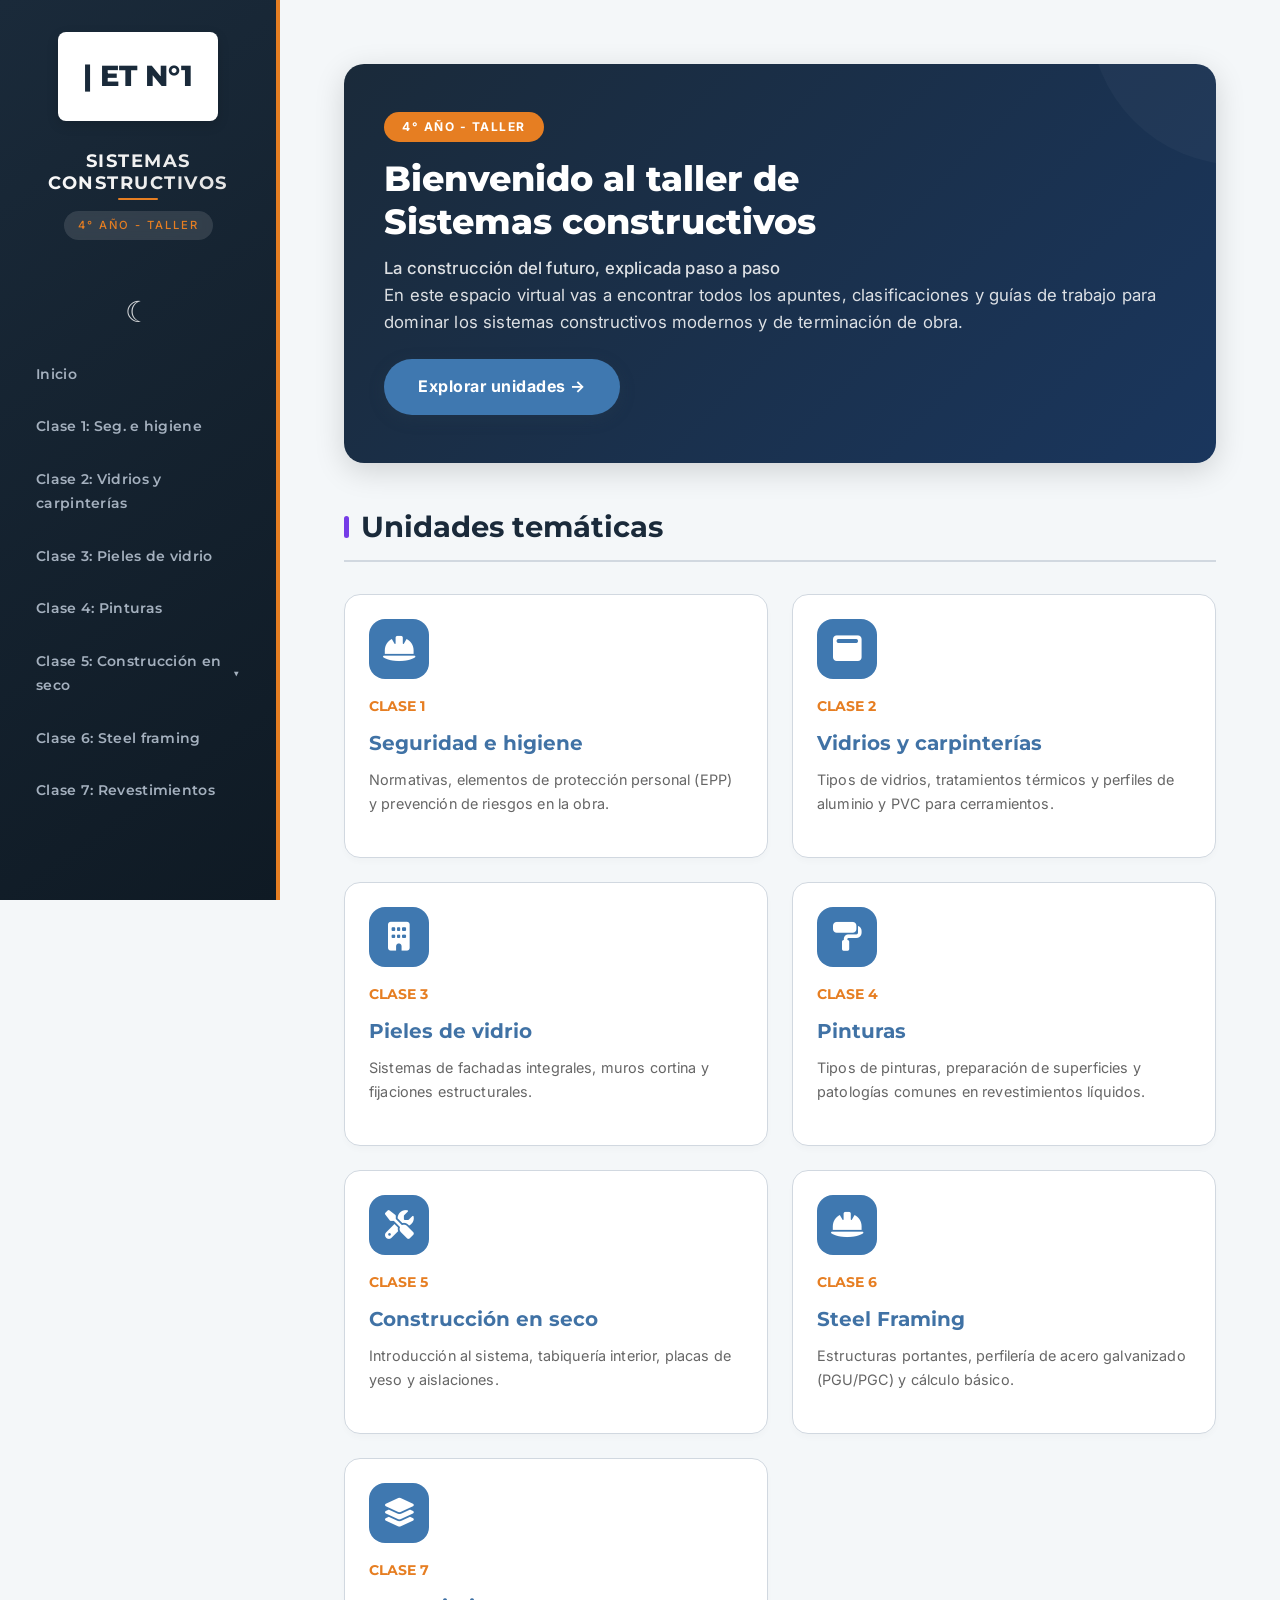
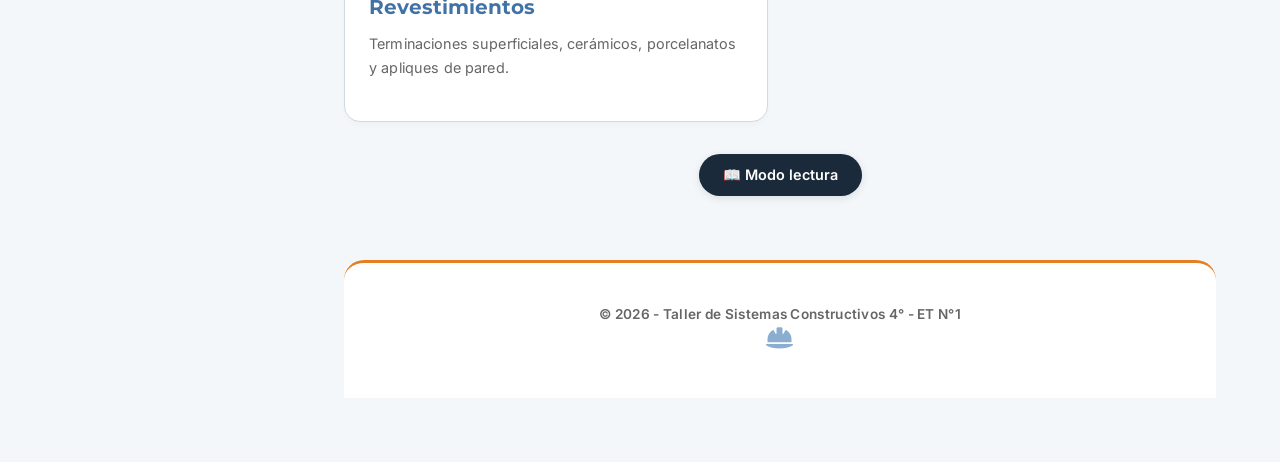
<file: index.html>
<!DOCTYPE html>
<html lang="es">
<head>
    <meta charset="UTF-8">
    <meta name="viewport" content="width=device-width, initial-scale=1.0, viewport-fit=cover">
    <title>Sist. constructivos en seco | 4° Año | ET N°1</title>
    <link href="https://fonts.googleapis.com/css2?family=Inter:opsz,wght@14..32,400;14..32,500;14..32,600;14..32,700&family=Montserrat:wght@400;500;600;700;800&display=swap" rel="stylesheet">
    <link rel="icon" href="data:image/svg+xml,<svg xmlns='http://www.w3.org/2000/svg' viewBox='0 0 100 100'><!-- Contorno del edificio --><rect x='25' y='20' width='50' height='65' fill='none' stroke='%231a2a3a' stroke-width='2.5'/><line x1='25' y1='40' x2='75' y2='40' stroke='%231a2a3a' stroke-width='1.5'/><line x1='25' y1='55' x2='75' y2='55' stroke='%231a2a3a' stroke-width='1.5'/><line x1='25' y1='70' x2='75' y2='70' stroke='%231a2a3a' stroke-width='1.5'/><rect x='32' y='43' width='8' height='8' fill='none' stroke='%231a2a3a' stroke-width='1'/><rect x='46' y='43' width='8' height='8' fill='none' stroke='%231a2a3a' stroke-width='1'/><rect x='60' y='43' width='8' height='8' fill='none' stroke='%231a2a3a' stroke-width='1'/><rect x='32' y='58' width='8' height='8' fill='none' stroke='%231a2a3a' stroke-width='1'/><rect x='46' y='58' width='8' height='8' fill='none' stroke='%231a2a3a' stroke-width='1'/><rect x='60' y='58' width='8' height='8' fill='none' stroke='%231a2a3a' stroke-width='1'/><rect x='32' y='73' width='8' height='8' fill='none' stroke='%231a2a3a' stroke-width='1'/><rect x='46' y='73' width='8' height='8' fill='none' stroke='%231a2a3a' stroke-width='1'/><rect x='60' y='73' width='8' height='8' fill='none' stroke='%231a2a3a' stroke-width='1'/><rect x='42' y='83' width='16' height='10' fill='none' stroke='%231a2a3a' stroke-width='1.5'/><line x1='50' y1='20' x2='50' y2='10' stroke='%231a2a3a' stroke-width='1.5'/></svg>">
    <link rel="stylesheet" href="https://cdnjs.cloudflare.com/ajax/libs/font-awesome/6.5.1/css/all.min.css">
    <link rel="stylesheet" href="styles.css">
</head>
<body>
    <aside>
        <div class="school-header">
            <div class="school-logo-text">
                <span class="barra">|</span> ET N°1
            </div>
            <div class="school-titles">
                <h1>Sistemas constructivos</h1>
                <span class="school-name">4° Año - Taller</span>
            </div>
        </div>

        <button id="btn-theme" class="theme-btn" aria-label="Cambiar tema claro/oscuro">
             ☾
        </button>

        <nav>
            <ul>
                <li><a href="index.html">Inicio</a></li>
                <li><a href="clase-1/seguridad-e-higiene.html">Clase 1: Seg. e higiene</a></li>
                <li><a href="clase-2/vidrios-y-carpinteria.html">Clase 2: Vidrios y carpinterías</a></li>
                <li><a href="clase-3/clase3.html">Clase 3: Pieles de vidrio</a></li>
                <li><a href="clase-4/clase4.html">Clase 4: Pinturas</a></li>
                
                <li class="has-submenu" id="sistemas-menu">
                    <a href="#" id="submenu-trigger" aria-expanded="false">Clase 5: Construcción en seco</a>
                    <ul class="submenu">
                        <li><a href="clase-5/sistemas.html">Sistemas de construcción</a></li>
                        <li><a href="clase-5/historia.html">Historia y evolución</a></li>
                        <li><a href="clase-5/tabiqueria.html">Tabiquería y placas</a></li>
                        <li><a href="clase-5/ventajas.html">Ventajas y análisis</a></li>
                    </ul>
                </li>

                <li><a href="clase-6/steel-framing.html">Clase 6: Steel framing</a></li>
                <li><a href="clase-7/revestimientos.html">Clase 7: Revestimientos</a></li>
            </ul>
        </nav>
    </aside>

    <main>
        <div class="hero-home hero-full">
            <div class="hero-content">
                <span class="badge">4° Año - Taller</span>
                <h2>Bienvenido al taller de<br>Sistemas constructivos</h2>
                <p class="hero-subtitle">La construcción del futuro, explicada paso a paso</p>
                <p>En este espacio virtual vas a encontrar todos los apuntes, clasificaciones y guías de trabajo para dominar los sistemas constructivos modernos y de terminación de obra.</p>
                <a href="#unidades" class="btn-hero">Explorar unidades →</a>
            </div>
        </div>

            <h3 style="margin-bottom: 1rem;"><span class="title-bar"></span>Unidades temáticas</h3>
            
            <div class="dashboard-grid">
                <a href="clase-1/seguridad-e-higiene.html" class="clase-card">
                    <div class="clase-icon"><i class="fas fa-hard-hat"></i></div>
                    <div class="clase-num">Clase 1</div>
                    <h4 class="clase-title">Seguridad e higiene</h4>
                    <p class="clase-desc">Normativas, elementos de protección personal (EPP) y prevención de riesgos en la obra.</p>
                </a>
                
                <a href="clase-2/vidrios-y-carpinteria.html" class="clase-card">
                    <div class="clase-icon"><i class="fas fa-window-maximize"></i></div>
                    <div class="clase-num">Clase 2</div>
                    <h4 class="clase-title">Vidrios y carpinterías</h4>
                    <p class="clase-desc">Tipos de vidrios, tratamientos térmicos y perfiles de aluminio y PVC para cerramientos.</p>
                </a>
                
                <a href="clase-3/clase3.html" class="clase-card">
                    <div class="clase-icon"><i class="fas fa-building"></i></div>
                    <div class="clase-num">Clase 3</div>
                    <h4 class="clase-title">Pieles de vidrio</h4>
                    <p class="clase-desc">Sistemas de fachadas integrales, muros cortina y fijaciones estructurales.</p>
                </a>

                <a href="clase-4/clase4.html" class="clase-card">
                    <div class="clase-icon"><i class="fas fa-paint-roller"></i></div>
                    <div class="clase-num">Clase 4</div>
                    <h4 class="clase-title">Pinturas</h4>
                    <p class="clase-desc">Tipos de pinturas, preparación de superficies y patologías comunes en revestimientos líquidos.</p>
                </a>

                <a href="clase-5/sistemas.html" class="clase-card">
                    <div class="clase-icon"><i class="fas fa-tools"></i></div>
                    <div class="clase-num">Clase 5</div>
                    <h4 class="clase-title">Construcción en seco</h4>
                    <p class="clase-desc">Introducción al sistema, tabiquería interior, placas de yeso y aislaciones.</p>
                </a>

                <a href="clase-6/steel-framing.html" class="clase-card">
                    <div class="clase-icon"><i class="fas fa-helmet-safety"></i></div>
                    <div class="clase-num">Clase 6</div>
                    <h4 class="clase-title">Steel Framing</h4>
                    <p class="clase-desc">Estructuras portantes, perfilería de acero galvanizado (PGU/PGC) y cálculo básico.</p>
                </a>

                <a href="clase-7/revestimientos.html" class="clase-card">
                    <div class="clase-icon"><i class="fas fa-layer-group"></i></div>
                    <div class="clase-num">Clase 7</div>
                    <h4 class="clase-title">Revestimientos</h4>
                    <p class="clase-desc">Terminaciones superficiales, cerámicos, porcelanatos y apliques de pared.</p>
                </a>
            </div>

            <!-- Botón de modo lectura -->
            <button id="btn-lectura" class="btn-lectura" style="margin: 2rem auto 0; display: block;">📖 Modo lectura</button>

            <footer>
                © 2026 - Taller de Sistemas Constructivos 4° - ET N°1 <i class="fas fa-hard-hat" style="font-size: 1.5rem; margin-bottom: 0.5rem; opacity: 0.6; display: block;"></i>
            </footer>
        
    </main>

    <script>
        // ===== SUBMENÚ (sin onclick inline) =====
        (function() {
            const submenuTrigger = document.getElementById('submenu-trigger');
            const menuItem = document.getElementById('sistemas-menu');
            
            if (submenuTrigger && menuItem) {
                submenuTrigger.addEventListener('click', function(e) {
                    e.preventDefault();
                    const isOpen = menuItem.classList.contains('open');
                    menuItem.classList.toggle('open');
                    submenuTrigger.setAttribute('aria-expanded', !isOpen);
                });
            }
        })();

        // ===== MODO OSCURO/CLARO (corregido) =====
        (function() {
            const themeBtn = document.getElementById('btn-theme');
            if (!themeBtn) return;
            
            // Función para actualizar el texto del botón
            function updateThemeButton() {
                const isDark = document.body.classList.contains('dark-mode');
                themeBtn.innerHTML = isDark ? '☼' : ' ☾';
            }
            
            // Cargar tema guardado (usando 'dark-mode' consistente)
            const savedTheme = localStorage.getItem('theme');
            if (savedTheme === 'dark-mode') {
                document.body.classList.add('dark-mode');
            }
            updateThemeButton();
            
            // Evento click (seguro, sin inline)
            themeBtn.addEventListener('click', function() {
                document.body.classList.toggle('dark-mode');
                const isDark = document.body.classList.contains('dark-mode');
                localStorage.setItem('theme', isDark ? 'dark-mode' : 'light');
                updateThemeButton();
            });
        })();

        // ===== MODO LECTURA =====
        (function() {
            const lecturaBtn = document.getElementById('btn-lectura');
            if (lecturaBtn) {
                // Cargar estado guardado
                if (localStorage.getItem('modo-lectura') === 'activo') {
                    document.body.classList.add('modo-lectura');
                    lecturaBtn.textContent = '📖 Salir del modo lectura';
                }
                
                lecturaBtn.addEventListener('click', function() {
                    document.body.classList.toggle('modo-lectura');
                    const isReadingMode = document.body.classList.contains('modo-lectura');
                    localStorage.setItem('modo-lectura', isReadingMode ? 'activo' : 'inactivo');
                    lecturaBtn.textContent = isReadingMode ? '📖 Salir del modo lectura' : '📖 Modo lectura';
                });
            }
        })();
    </script>
</body>
</html>
</file>
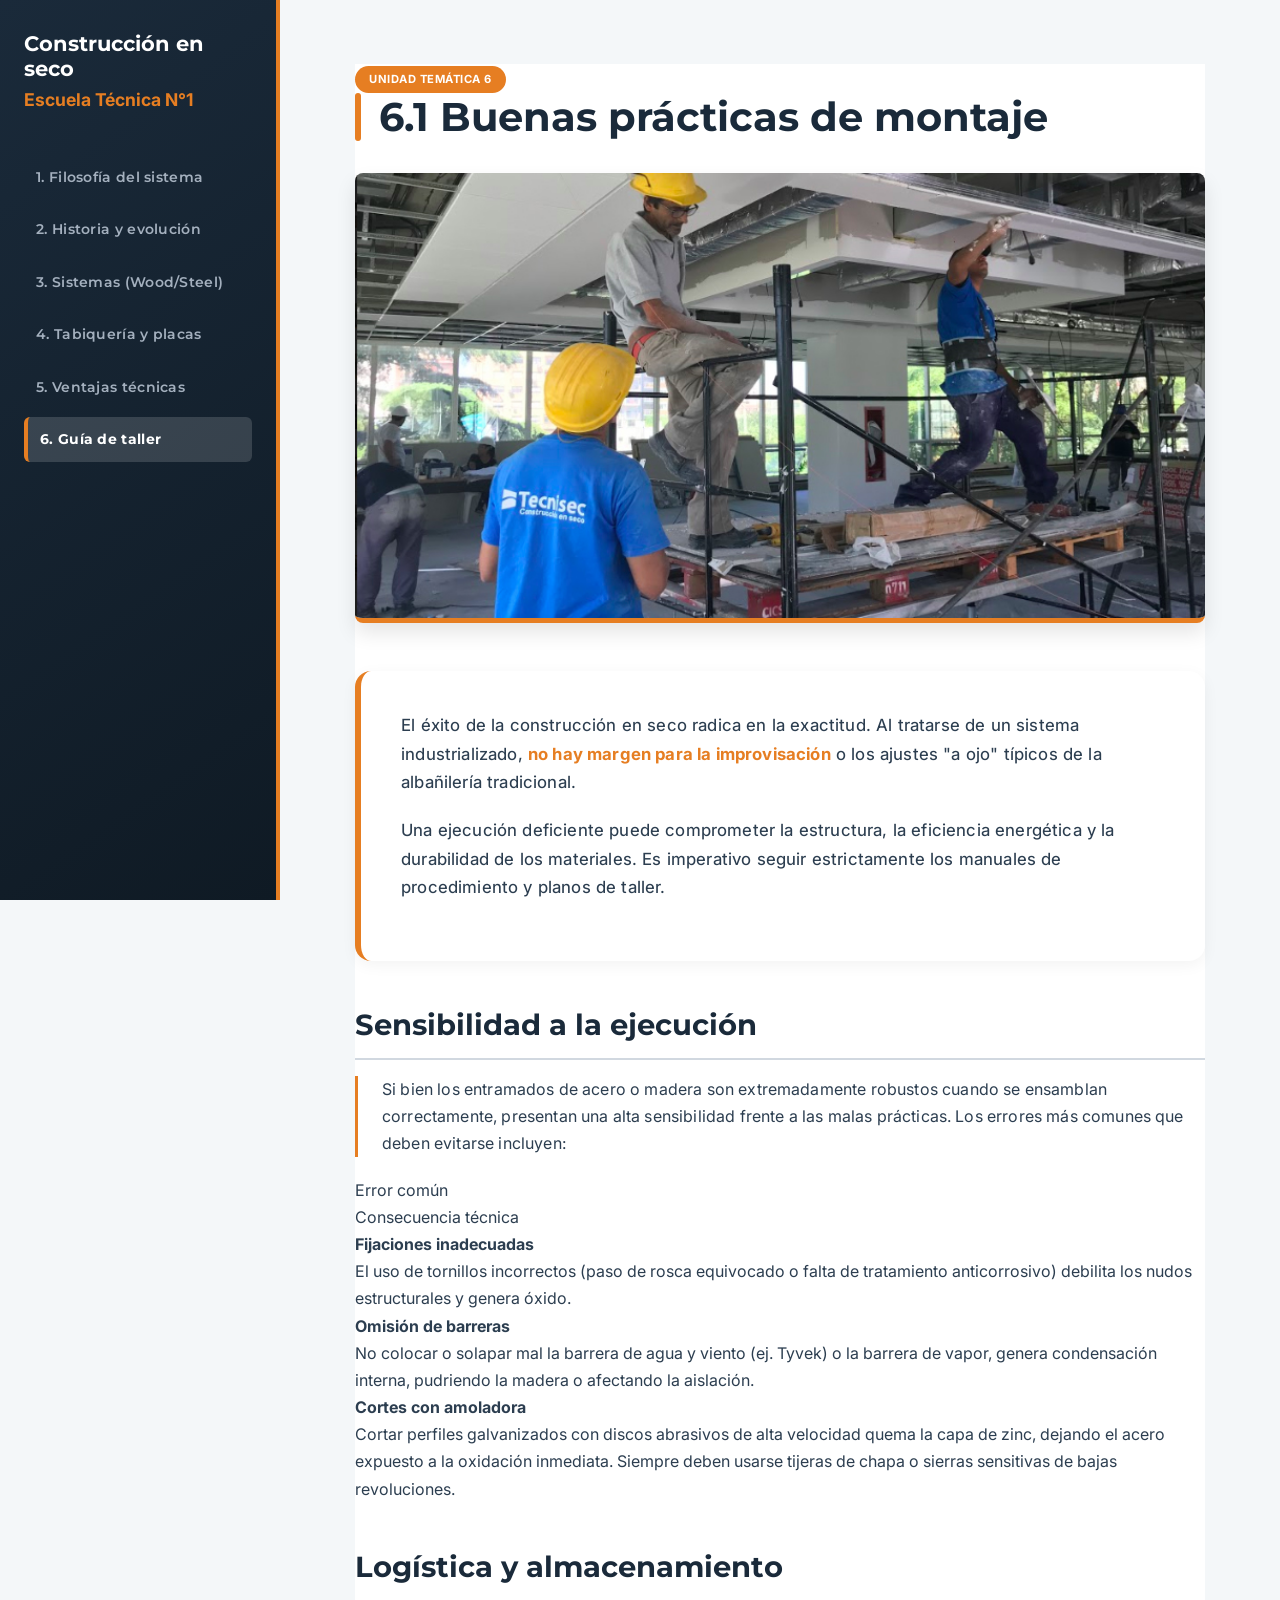
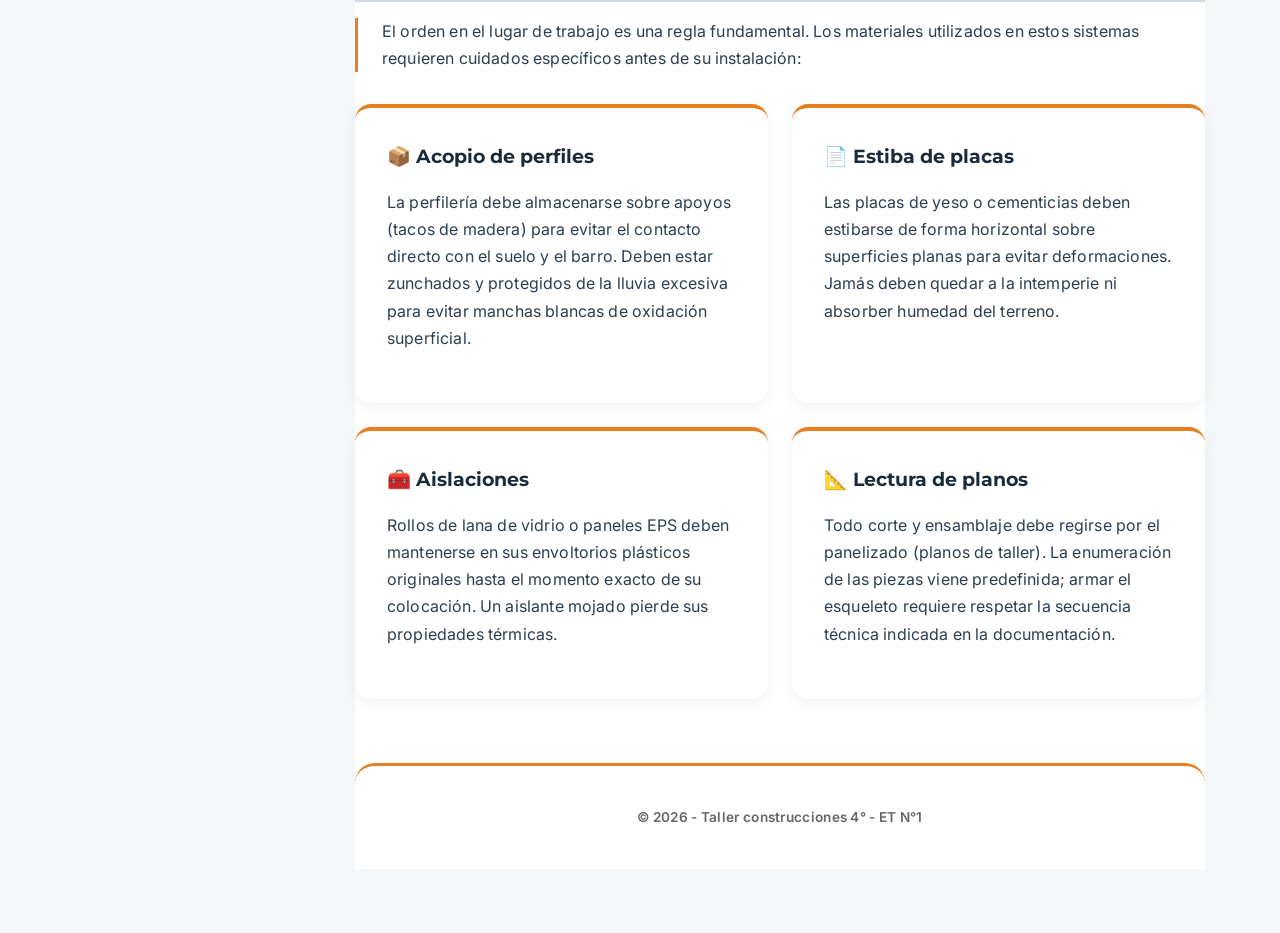
<file: guia.html>
<!DOCTYPE html>
<html lang="es">
<head>
    <meta charset="UTF-8">
    <meta name="viewport" content="width=device-width, initial-scale=1.0">
    <title>Guía de taller | ET N°1</title>
    <link href="https://fonts.googleapis.com/css2?family=Inter:wght@300;400;600;700&family=Montserrat:wght@600;700;800&display=swap" rel="stylesheet">
    <link rel="stylesheet" href="styles.css">
</head>
<body>

    <aside>
        <h1>Construcción en seco</h1>
        <span class="school-name">Escuela Técnica N°1</span>
        <nav>
            <ul>
                <li><a href="index.html">1. Filosofía del sistema</a></li>
                <li><a href="historia.html">2. Historia y evolución</a></li>
                <li><a href="sistemas.html">3. Sistemas (Wood/Steel)</a></li>
                <li><a href="tabiqueria.html">4. Tabiquería y placas</a></li>
                <li><a href="ventajas.html">5. Ventajas técnicas</a></li>
                <li><a href="guia.html" class="active">6. Guía de taller</a></li>
            </ul>
        </nav>
    </aside>

    <main>
        <div class="container">
            <span class="badge">Unidad temática 6</span>
            <h2>6.1 Buenas prácticas de montaje</h2>
            
            <img src="img/6 - guia-herramientas.jpg" 
                 alt="Operario utilizando herramientas eléctricas sobre perfilería de acero" 
                 class="hero-image">

            <div class="intro-box">
                <p>El éxito de la construcción en seco radica en la exactitud. Al tratarse de un sistema industrializado, <span class="highlight">no hay margen para la improvisación</span> o los ajustes "a ojo" típicos de la albañilería tradicional.</p>
                <p>Una ejecución deficiente puede comprometer la estructura, la eficiencia energética y la durabilidad de los materiales. Es imperativo seguir estrictamente los manuales de procedimiento y planos de taller.</p>
            </div>

            <h3>Sensibilidad a la ejecución</h3>
            <p>Si bien los entramados de acero o madera son extremadamente robustos cuando se ensamblan correctamente, presentan una alta sensibilidad frente a las malas prácticas. Los errores más comunes que deben evitarse incluyen:</p>
            
            <div class="table-section">
                <div class="grid-row header-row">
                    <div class="grid-item">Error común</div>
                    <div class="grid-item">Consecuencia técnica</div>
                </div>

                <div class="grid-row">
                    <div class="grid-item"><strong>Fijaciones inadecuadas</strong></div>
                    <div class="grid-item">El uso de tornillos incorrectos (paso de rosca equivocado o falta de tratamiento anticorrosivo) debilita los nudos estructurales y genera óxido.</div>
                </div>

                <div class="grid-row">
                    <div class="grid-item"><strong>Omisión de barreras</strong></div>
                    <div class="grid-item">No colocar o solapar mal la barrera de agua y viento (ej. Tyvek) o la barrera de vapor, genera condensación interna, pudriendo la madera o afectando la aislación.</div>
                </div>

                <div class="grid-row">
                    <div class="grid-item"><strong>Cortes con amoladora</strong></div>
                    <div class="grid-item">Cortar perfiles galvanizados con discos abrasivos de alta velocidad quema la capa de zinc, dejando el acero expuesto a la oxidación inmediata. Siempre deben usarse tijeras de chapa o sierras sensitivas de bajas revoluciones.</div>
                </div>
            </div>

            <h3>Logística y almacenamiento</h3>
            <p>El orden en el lugar de trabajo es una regla fundamental. Los materiales utilizados en estos sistemas requieren cuidados específicos antes de su instalación:</p>

            <div class="grid-pilares">
                <div class="pilar-card">
                    <h4>📦 Acopio de perfiles</h4>
                    <p>La perfilería debe almacenarse sobre apoyos (tacos de madera) para evitar el contacto directo con el suelo y el barro. Deben estar zunchados y protegidos de la lluvia excesiva para evitar manchas blancas de oxidación superficial.</p>
                </div>
                
                <div class="pilar-card">
                    <h4>📄 Estiba de placas</h4>
                    <p>Las placas de yeso o cementicias deben estibarse de forma horizontal sobre superficies planas para evitar deformaciones. Jamás deben quedar a la intemperie ni absorber humedad del terreno.</p>
                </div>
                
                <div class="pilar-card">
                    <h4>🧰 Aislaciones</h4>
                    <p>Rollos de lana de vidrio o paneles EPS deben mantenerse en sus envoltorios plásticos originales hasta el momento exacto de su colocación. Un aislante mojado pierde sus propiedades térmicas.</p>
                </div>
                
                <div class="pilar-card">
                    <h4>📐 Lectura de planos</h4>
                    <p>Todo corte y ensamblaje debe regirse por el panelizado (planos de taller). La enumeración de las piezas viene predefinida; armar el esqueleto requiere respetar la secuencia técnica indicada en la documentación.</p>
                </div>
            </div>

            <footer>
                © 2026 - Taller construcciones 4° - ET N°1
            </footer>
        </div>
    </main>

</body>
</html>
</file>
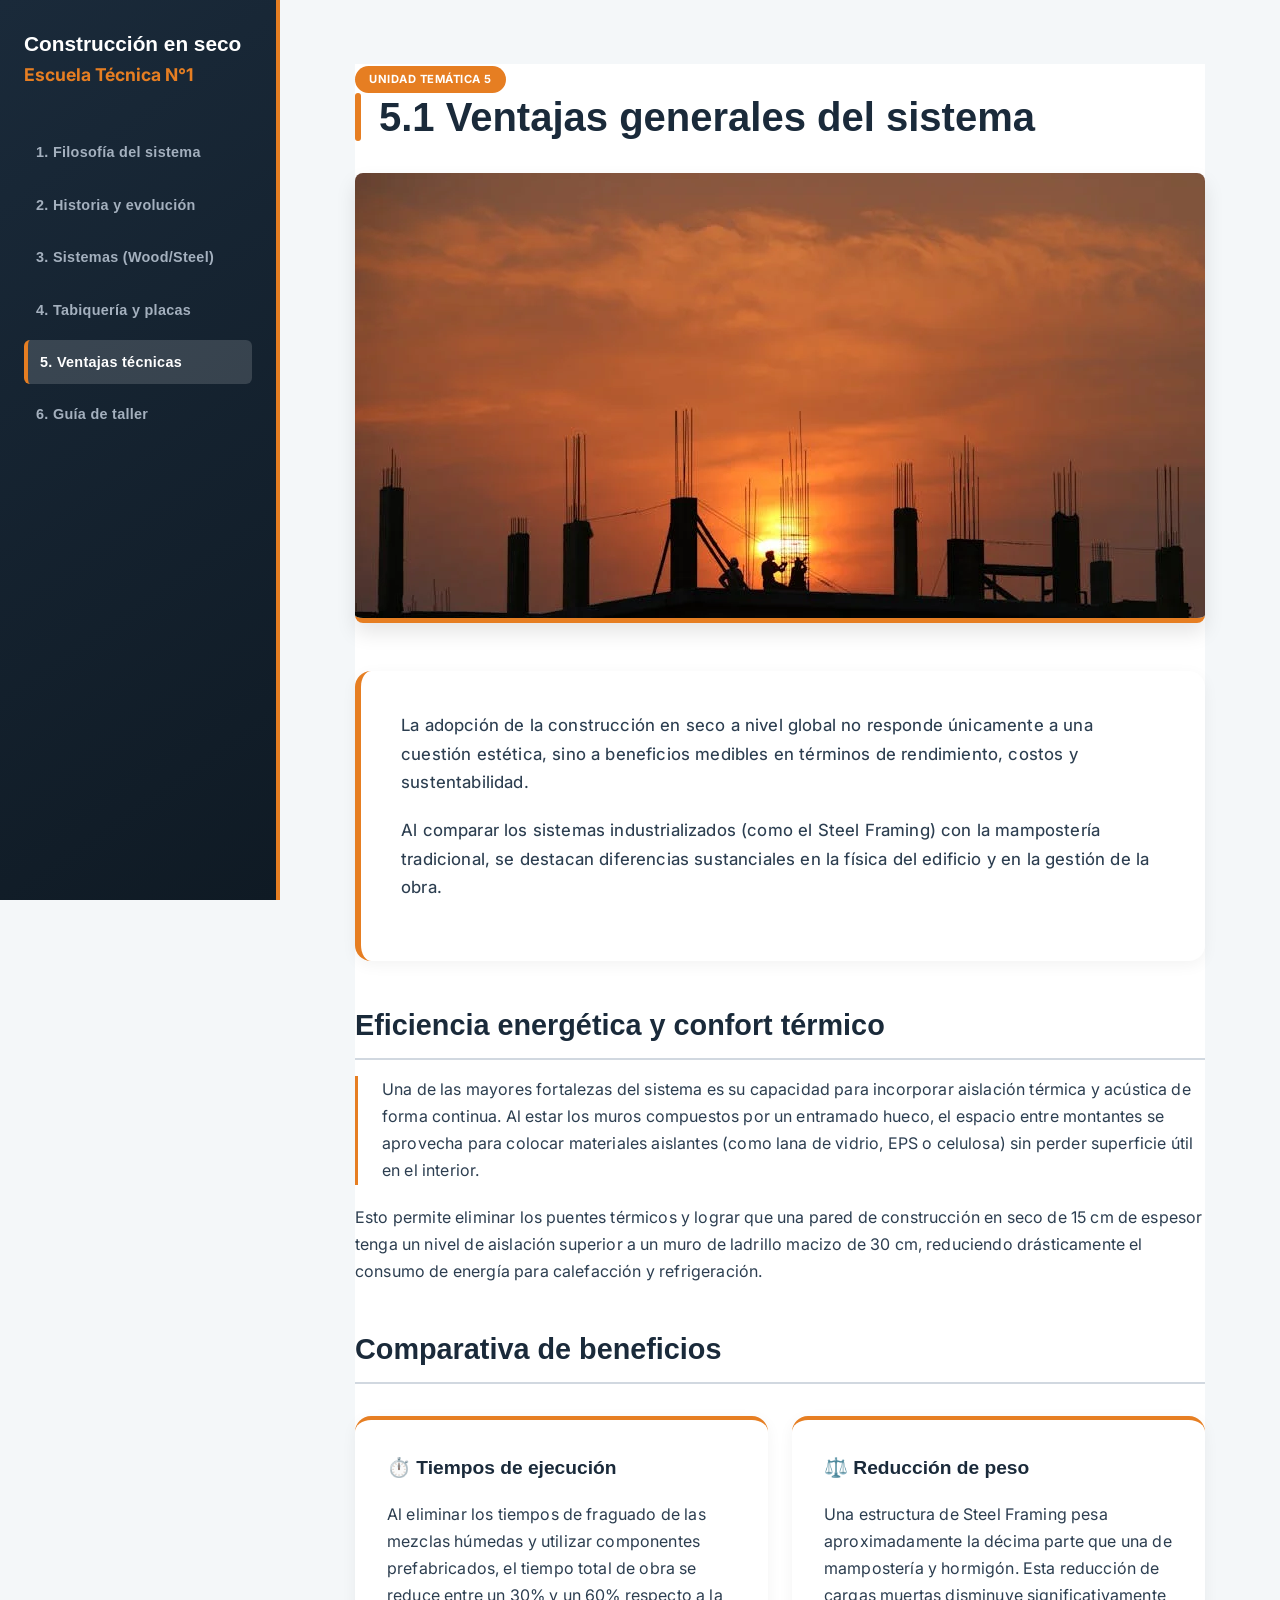
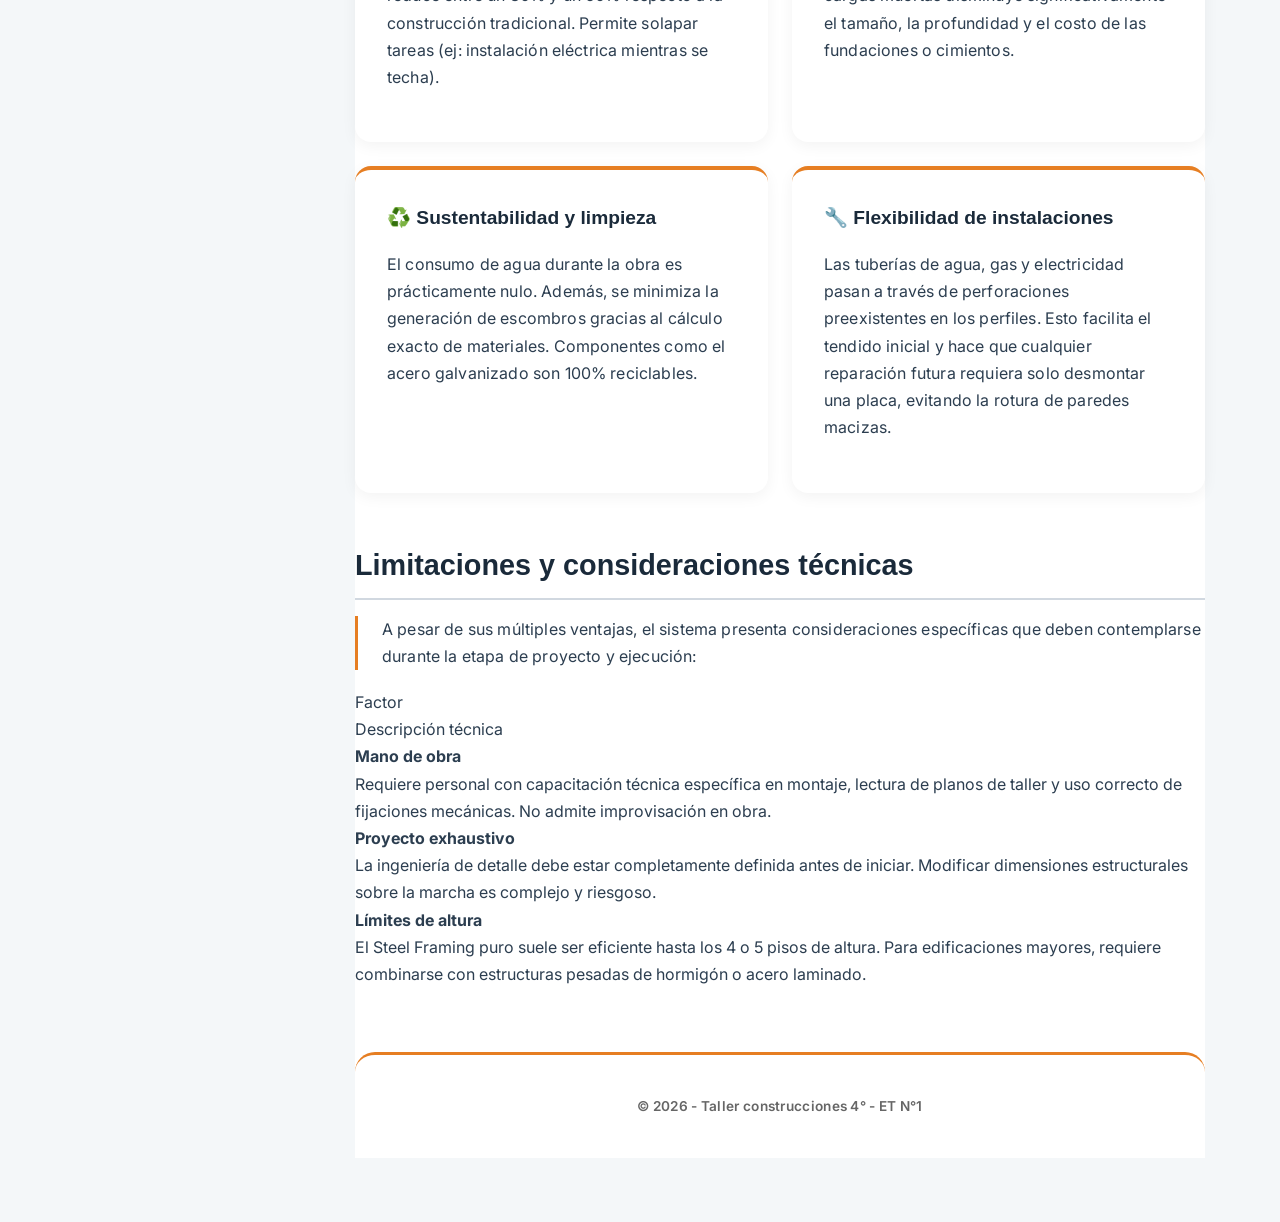
<file: ventajas.html>
<!DOCTYPE html>
<html lang="es">
<head>
    <meta charset="UTF-8">
    <meta name="viewport" content="width=device-width, initial-scale=1.0">
    <title>Ventajas técnicas | ET N°1</title>
    <link href="https://fonts.googleapis.com/css2?family=Inter:wght@300;400;600;700&family=Roboto+Mono:wght@400;500&display=swap" rel="stylesheet">
    <link rel="stylesheet" href="styles.css">
</head>
<body>

    <aside>
        <h1>Construcción en seco</h1>
        <span class="school-name">Escuela Técnica N°1</span>
        <nav>
            <ul>
                <li><a href="index.html">1. Filosofía del sistema</a></li>
                <li><a href="historia.html">2. Historia y evolución</a></li>
                <li><a href="sistemas.html">3. Sistemas (Wood/Steel)</a></li>
                <li><a href="tabiqueria.html">4. Tabiquería y placas</a></li>
                <li><a href="ventajas.html" class="active">5. Ventajas técnicas</a></li>
                <li><a href="#">6. Guía de taller</a></li>
            </ul>
        </nav>
    </aside>

    <main>
        <div class="container">
            <span class="badge">Unidad temática 5</span>
            <h2>5.1 Ventajas generales del sistema</h2>
            
            <img src="img/5 - ventajas.jpg" 
                 alt="Corte técnico mostrando las capas de aislación en un muro" 
                 class="hero-image">

            <div class="intro-box">
                <p>La adopción de la construcción en seco a nivel global no responde únicamente a una cuestión estética, sino a beneficios medibles en términos de rendimiento, costos y sustentabilidad.</p>
                <p>Al comparar los sistemas industrializados (como el Steel Framing) con la mampostería tradicional, se destacan diferencias sustanciales en la física del edificio y en la gestión de la obra.</p>
            </div>

            <h3>Eficiencia energética y confort térmico</h3>
            <p>Una de las mayores fortalezas del sistema es su capacidad para incorporar aislación térmica y acústica de forma continua. Al estar los muros compuestos por un entramado hueco, el espacio entre montantes se aprovecha para colocar materiales aislantes (como lana de vidrio, EPS o celulosa) sin perder superficie útil en el interior.</p>
            <p>Esto permite eliminar los puentes térmicos y lograr que una pared de construcción en seco de 15 cm de espesor tenga un nivel de aislación superior a un muro de ladrillo macizo de 30 cm, reduciendo drásticamente el consumo de energía para calefacción y refrigeración.</p>

            <h3>Comparativa de beneficios</h3>
            
            <div class="grid-pilares">
                <div class="pilar-card">
                    <h4>⏱️ Tiempos de ejecución</h4>
                    <p>Al eliminar los tiempos de fraguado de las mezclas húmedas y utilizar componentes prefabricados, el tiempo total de obra se reduce entre un 30% y un 60% respecto a la construcción tradicional. Permite solapar tareas (ej: instalación eléctrica mientras se techa).</p>
                </div>
                
                <div class="pilar-card">
                    <h4>⚖️ Reducción de peso</h4>
                    <p>Una estructura de Steel Framing pesa aproximadamente la décima parte que una de mampostería y hormigón. Esta reducción de cargas muertas disminuye significativamente el tamaño, la profundidad y el costo de las fundaciones o cimientos.</p>
                </div>
                
                <div class="pilar-card">
                    <h4>♻️ Sustentabilidad y limpieza</h4>
                    <p>El consumo de agua durante la obra es prácticamente nulo. Además, se minimiza la generación de escombros gracias al cálculo exacto de materiales. Componentes como el acero galvanizado son 100% reciclables.</p>
                </div>
                
                <div class="pilar-card">
                    <h4>🔧 Flexibilidad de instalaciones</h4>
                    <p>Las tuberías de agua, gas y electricidad pasan a través de perforaciones preexistentes en los perfiles. Esto facilita el tendido inicial y hace que cualquier reparación futura requiera solo desmontar una placa, evitando la rotura de paredes macizas.</p>
                </div>
            </div>

            <h3 style="margin-top: 3rem;">Limitaciones y consideraciones técnicas</h3>
            <p>A pesar de sus múltiples ventajas, el sistema presenta consideraciones específicas que deben contemplarse durante la etapa de proyecto y ejecución:</p>

            <div class="table-section">
                <div class="grid-row header-row">
                    <div class="grid-item">Factor</div>
                    <div class="grid-item">Descripción técnica</div>
                </div>

                <div class="grid-row">
                    <div class="grid-item"><strong>Mano de obra</strong></div>
                    <div class="grid-item">Requiere personal con capacitación técnica específica en montaje, lectura de planos de taller y uso correcto de fijaciones mecánicas. No admite improvisación en obra.</div>
                </div>

                <div class="grid-row">
                    <div class="grid-item"><strong>Proyecto exhaustivo</strong></div>
                    <div class="grid-item">La ingeniería de detalle debe estar completamente definida antes de iniciar. Modificar dimensiones estructurales sobre la marcha es complejo y riesgoso.</div>
                </div>

                <div class="grid-row">
                    <div class="grid-item"><strong>Límites de altura</strong></div>
                    <div class="grid-item">El Steel Framing puro suele ser eficiente hasta los 4 o 5 pisos de altura. Para edificaciones mayores, requiere combinarse con estructuras pesadas de hormigón o acero laminado.</div>
                </div>
            </div>

            <footer>
                © 2026 - Taller construcciones 4° - ET N°1
            </footer>
        </div>
    </main>

</body>
</html>
</file>
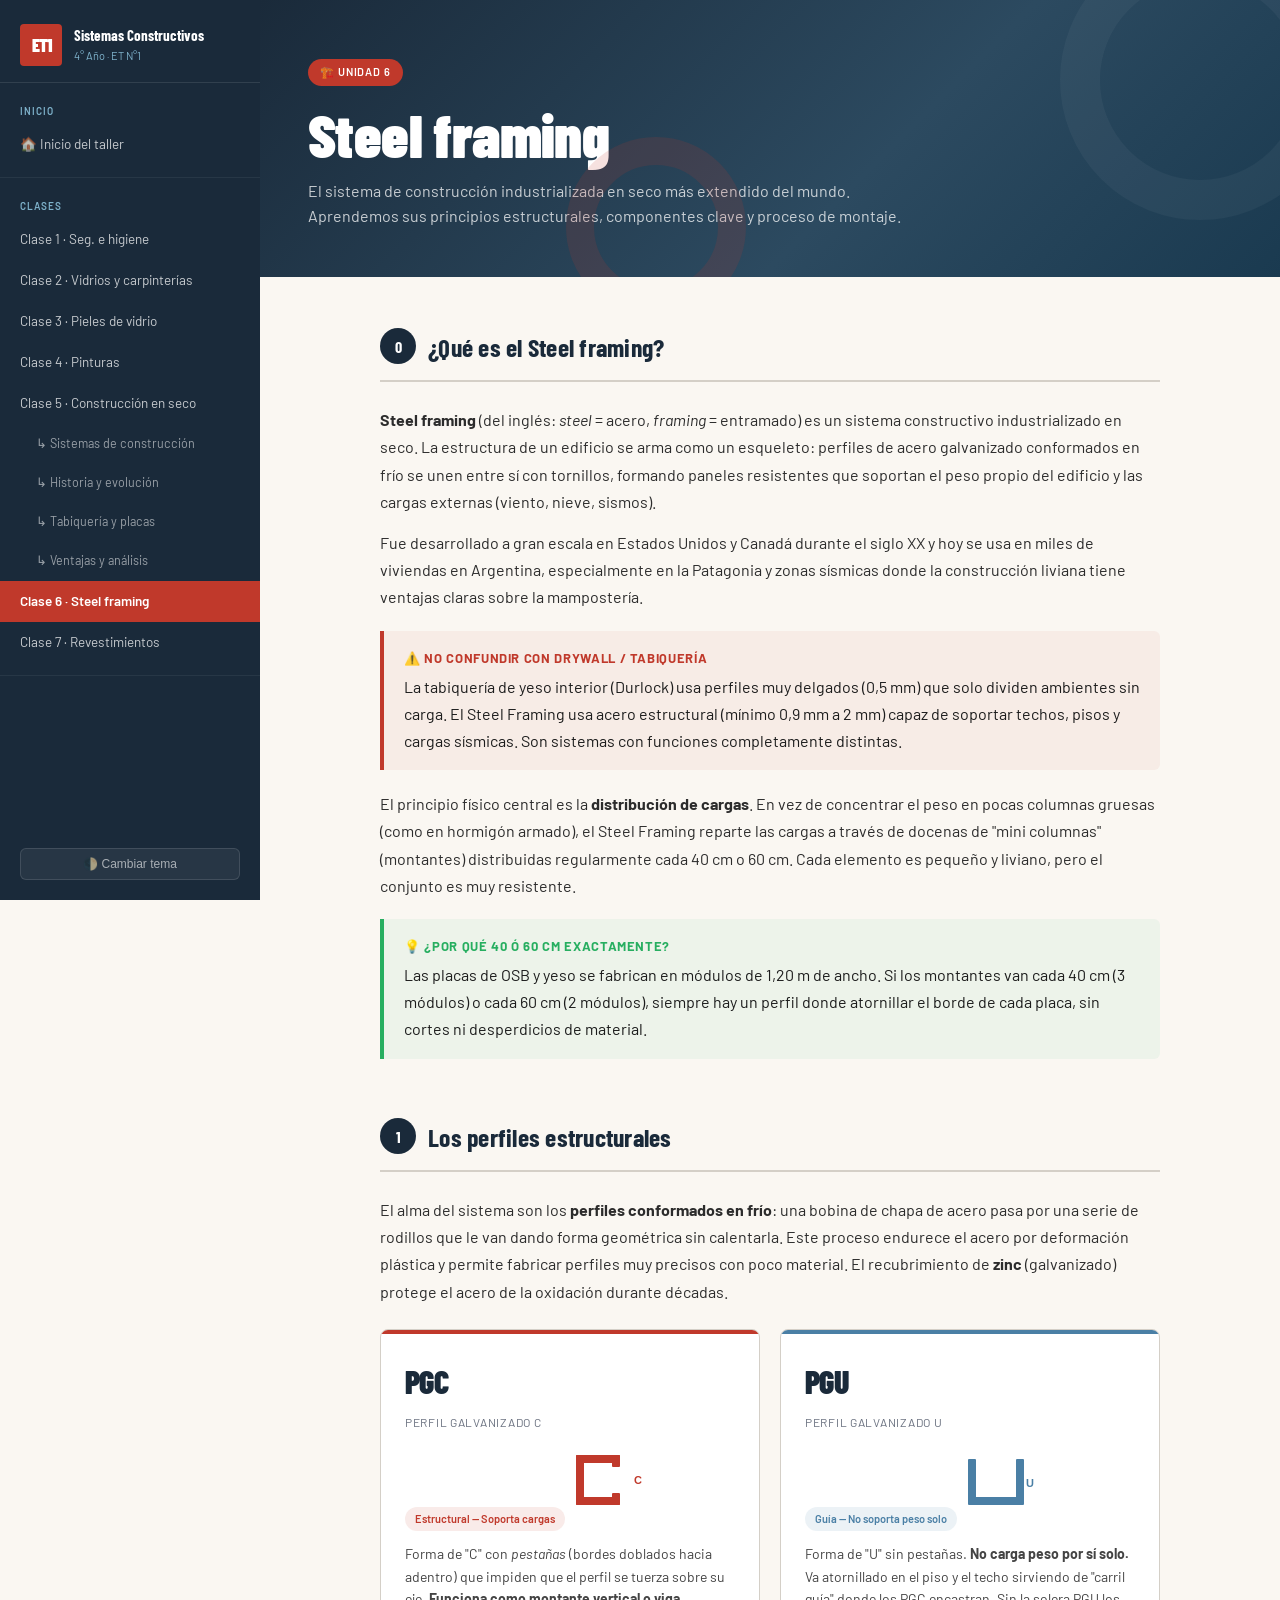
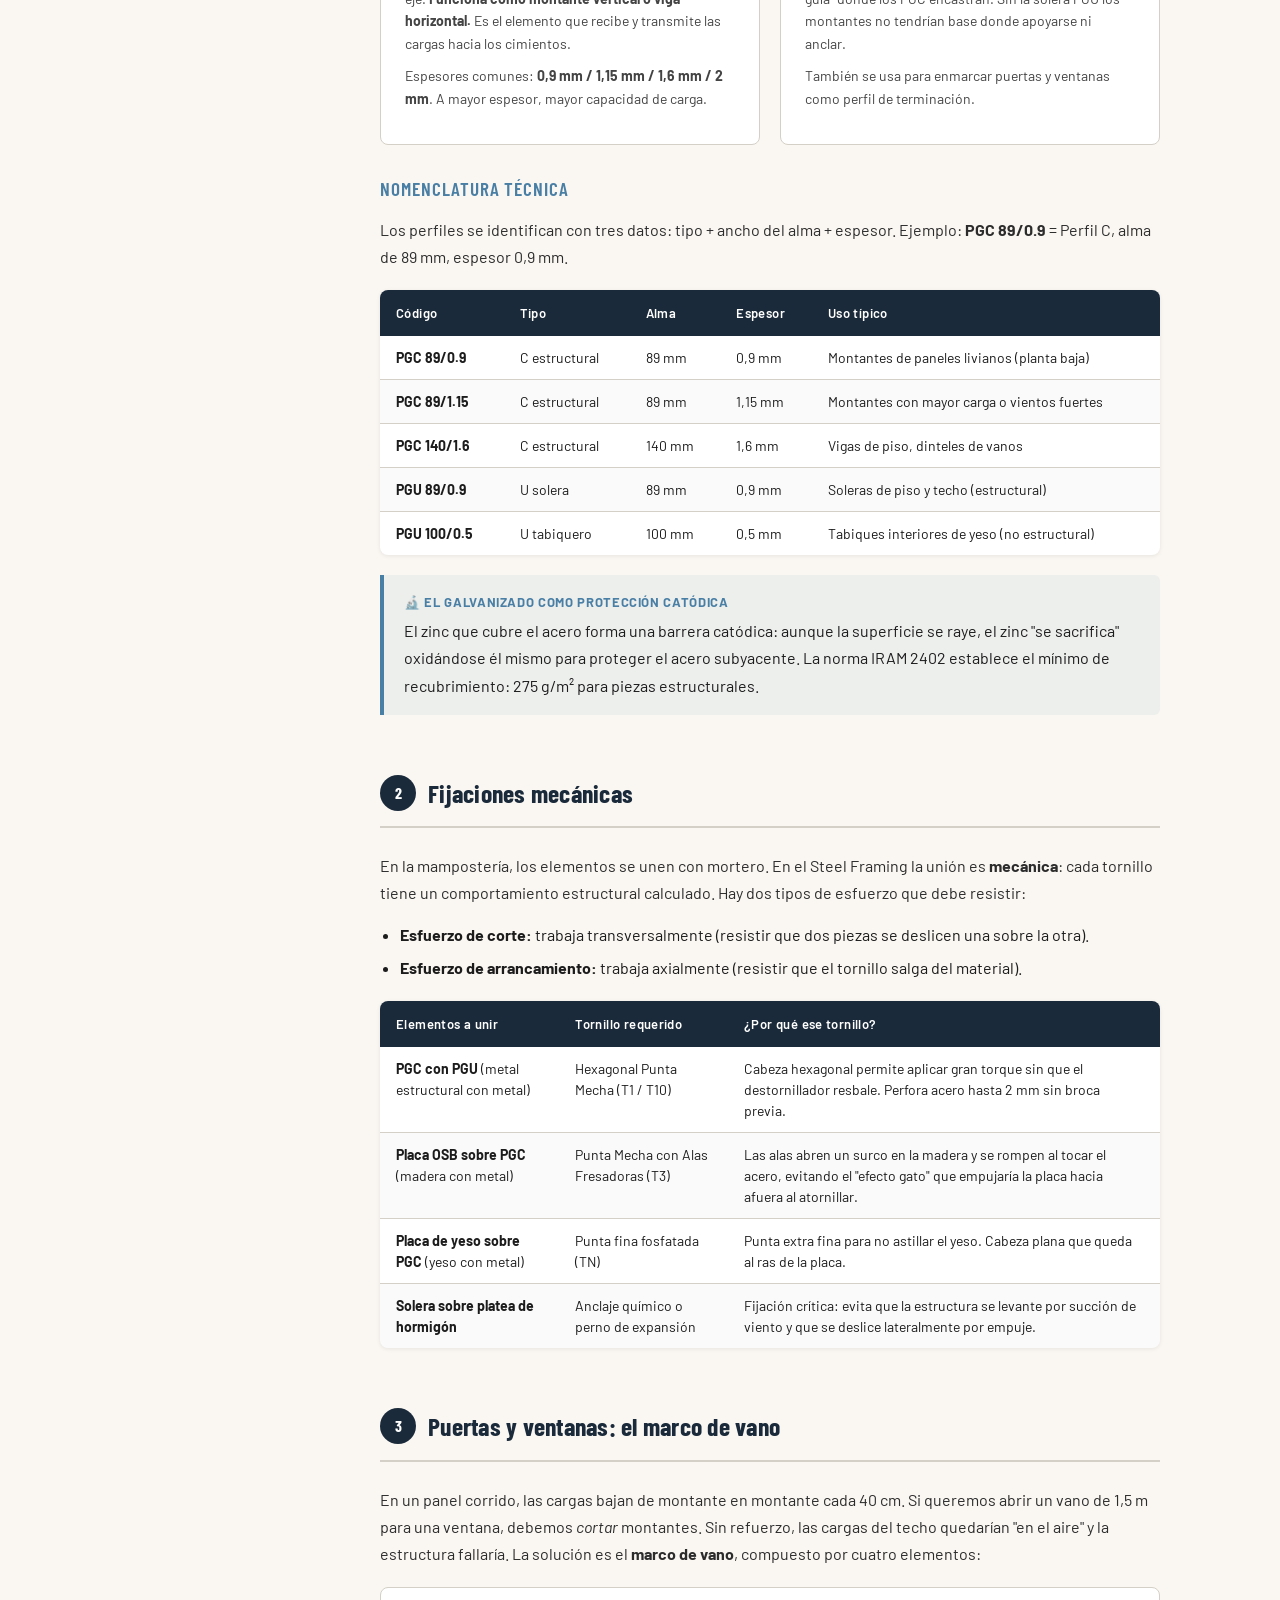
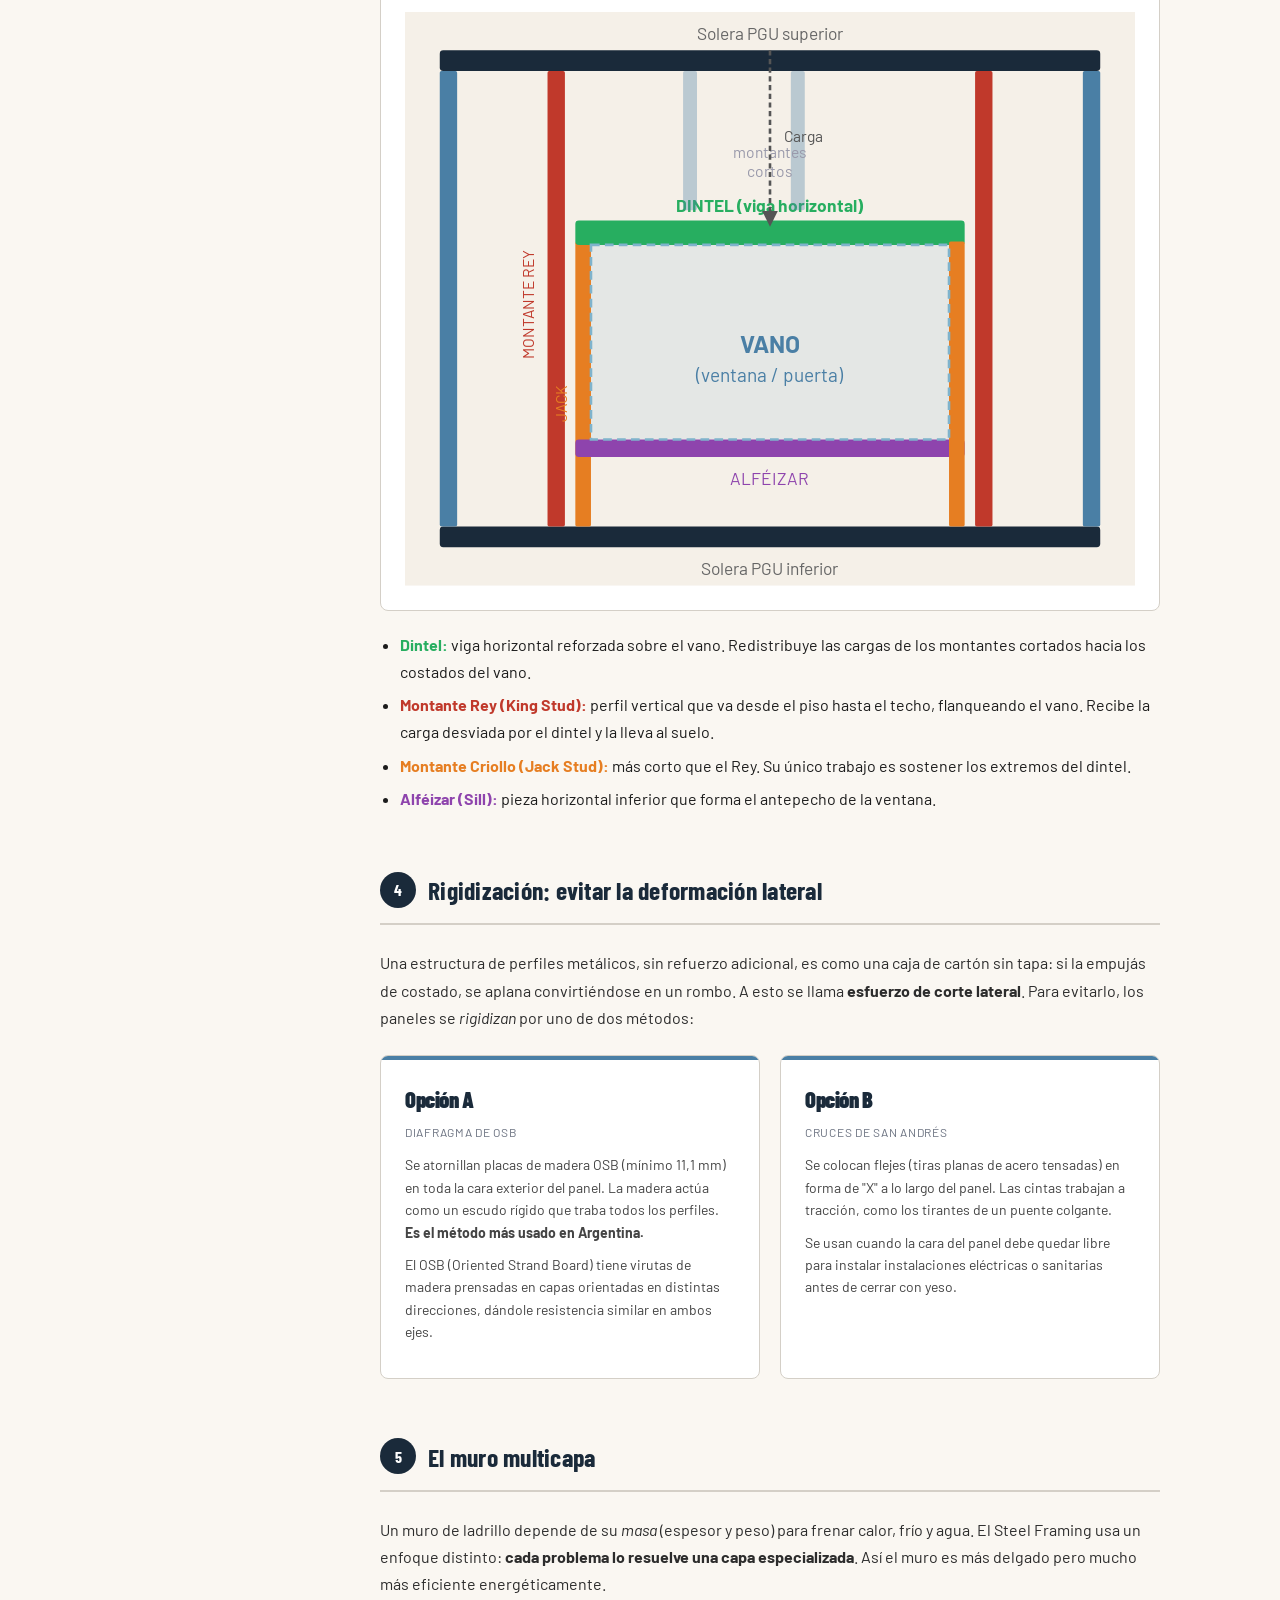
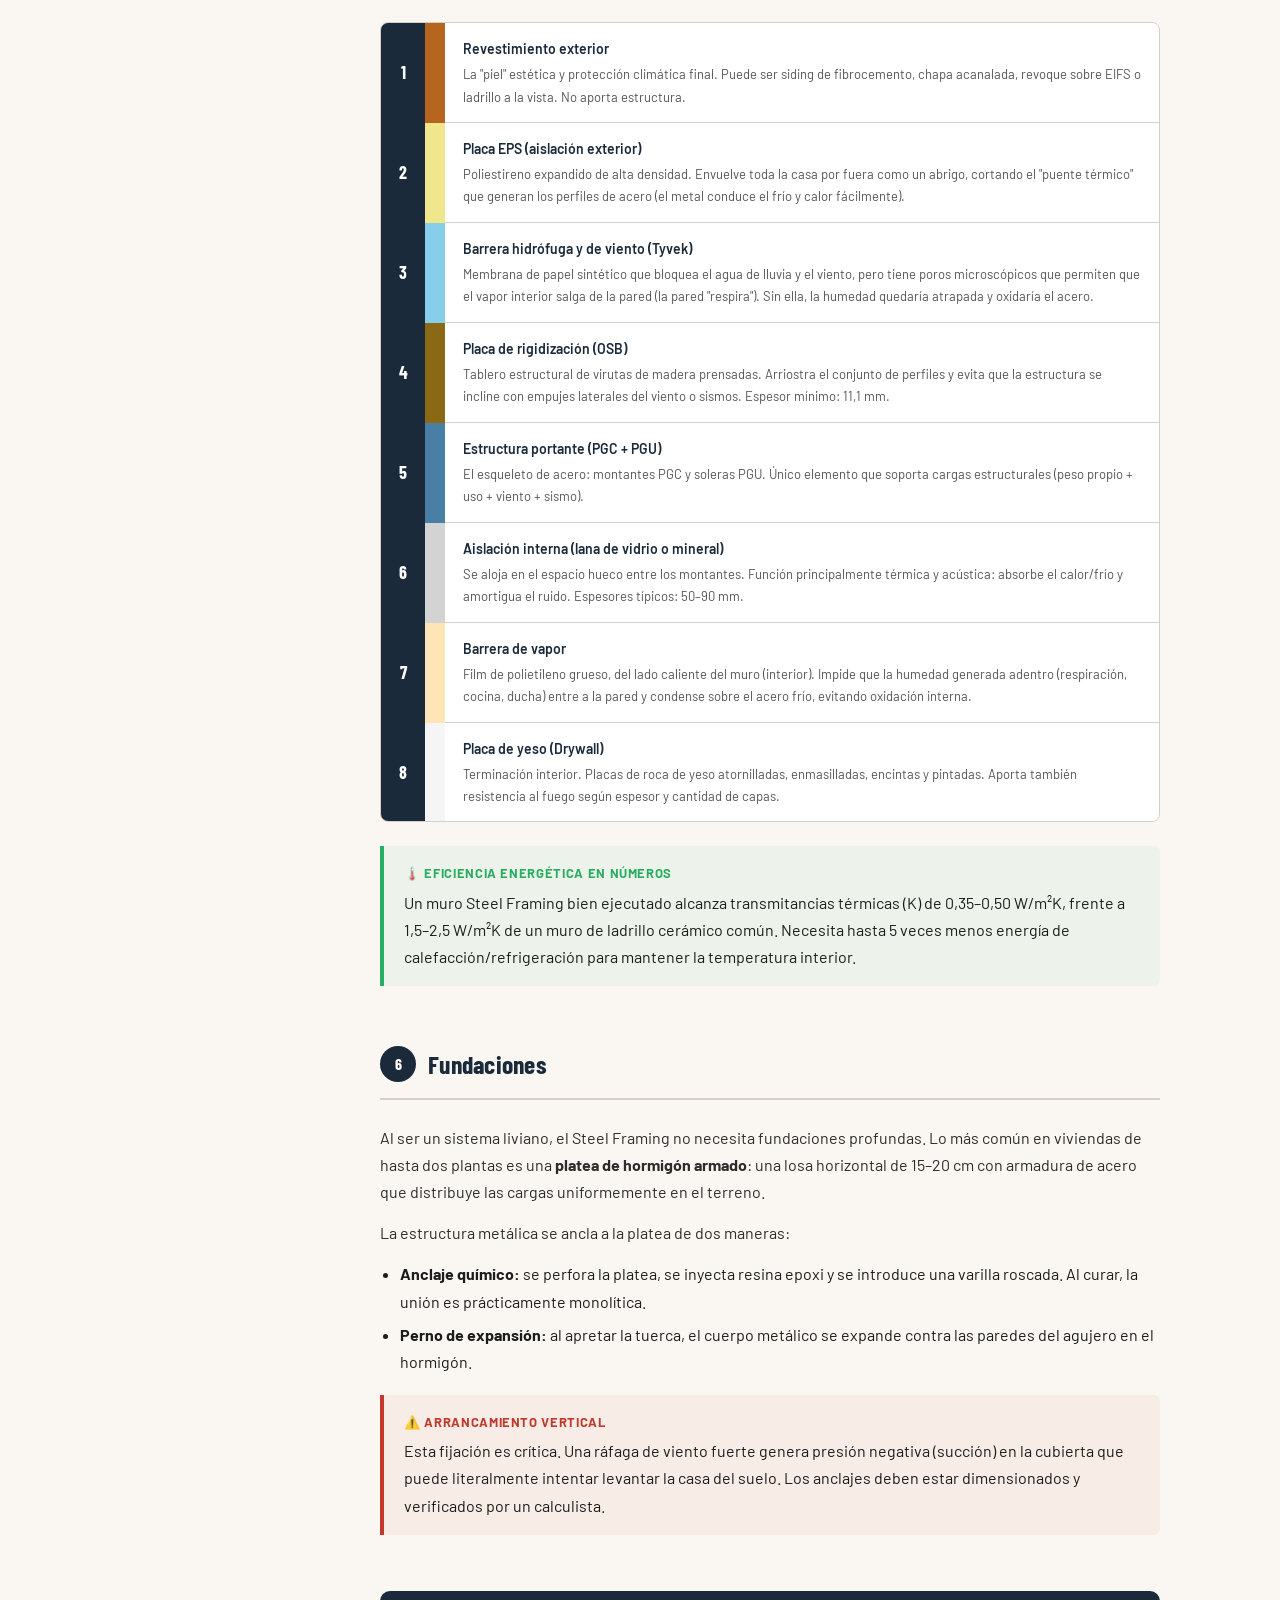
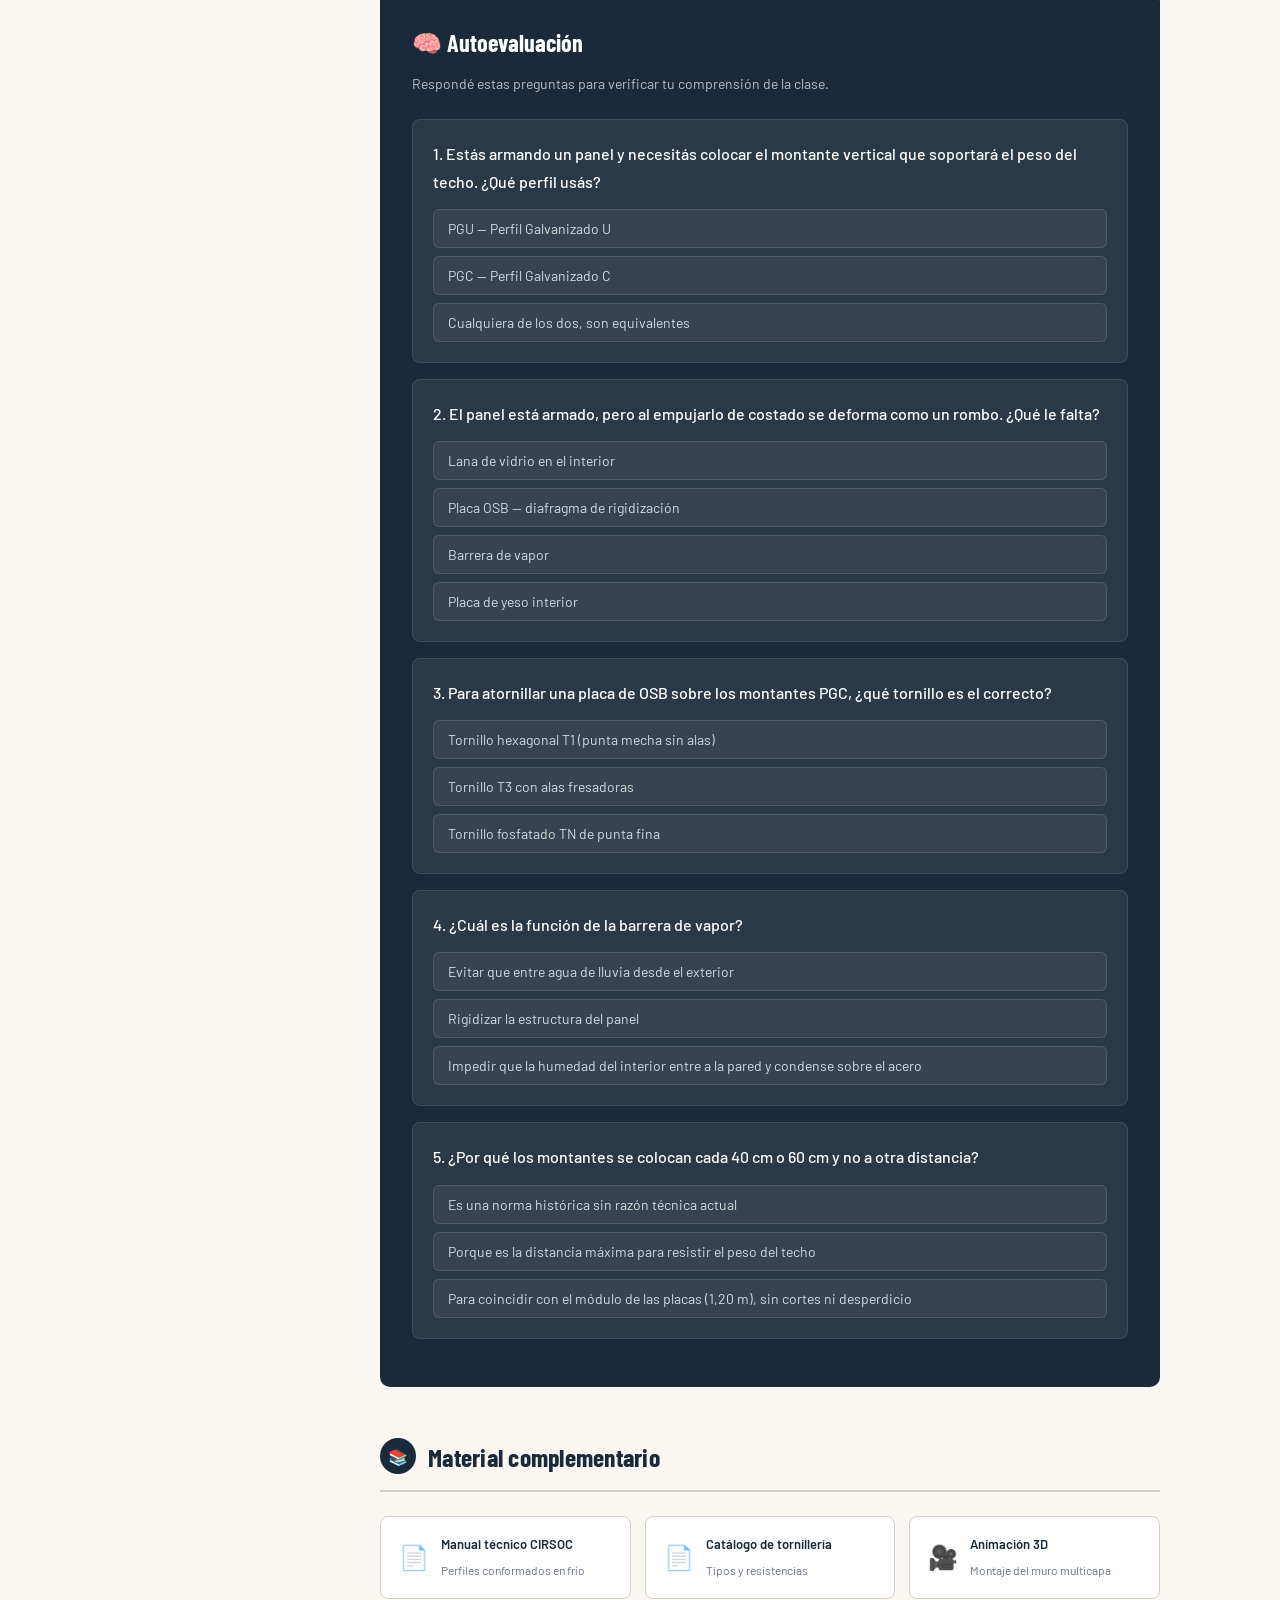
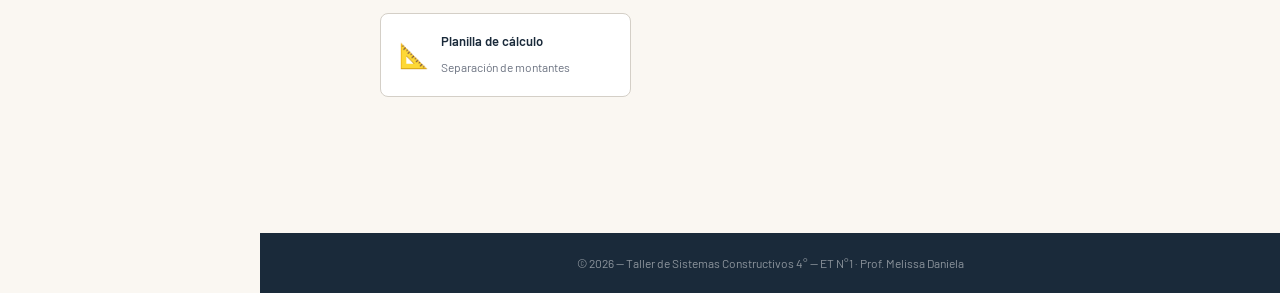
<file: clase-6/steel-framing.html>
<!DOCTYPE html>
<html lang="es">
<head>
  <meta charset="UTF-8">
  <meta name="viewport" content="width=device-width, initial-scale=1.0">
  <title>Clase 6: Steel Framing | ET N°1</title>
  <link rel="preconnect" href="https://fonts.googleapis.com">
  <link href="https://fonts.googleapis.com/css2?family=Barlow+Condensed:wght@400;600;700;900&family=Barlow:wght@400;500;600&display=swap" rel="stylesheet">
  <style>
    :root {
      --steel:   #1a2a3a;
      --rust:    #c0392b;
      --zinc:    #4a7fa5;
      --galvan:  #7fb3cc;
      --cream:   #f5f0e8;
      --warm:    #faf7f2;
      --text:    #1c1c1c;
      --muted:   #6b7280;
      --border:  #d4cfc7;
      --radius:  6px;
      --sidebar: 260px;
    }
    *, *::before, *::after { box-sizing: border-box; margin: 0; padding: 0; }
    html { scroll-behavior: smooth; }
    body { font-family: 'Barlow', sans-serif; background: var(--warm); color: var(--text); font-size: 16px; line-height: 1.7; }
    img { max-width: 100%; border-radius: var(--radius); display: block; }

    /* SIDEBAR */
    .sidebar {
      position: fixed; top: 0; left: 0;
      width: var(--sidebar); height: 100vh;
      background: var(--steel); color: #fff;
      display: flex; flex-direction: column;
      overflow-y: auto; z-index: 100;
      transition: transform .3s ease;
    }
    .sidebar-logo {
      padding: 24px 20px 16px;
      border-bottom: 1px solid rgba(255,255,255,.1);
      display: flex; align-items: center; gap: 12px;
      text-decoration: none;
    }
    .logo-badge {
      width: 42px; height: 42px; background: var(--rust); border-radius: 4px;
      display: flex; align-items: center; justify-content: center; flex-shrink: 0;
      font-family: 'Barlow Condensed', sans-serif; font-weight: 900; font-size: 18px; color: #fff; letter-spacing: -1px;
    }
    .logo-text { line-height: 1.2; }
    .logo-text strong { display: block; font-family: 'Barlow Condensed', sans-serif; font-weight: 700; font-size: 15px; color: #fff; }
    .logo-text span { font-size: 11px; color: var(--galvan); }
    .nav-section { padding: 12px 0; border-bottom: 1px solid rgba(255,255,255,.06); }
    .nav-label { font-size: 10px; font-weight: 600; letter-spacing: .1em; text-transform: uppercase; color: var(--galvan); padding: 8px 20px 4px; }
    .nav-link { display: block; padding: 9px 20px; text-decoration: none; font-size: 13.5px; color: rgba(255,255,255,.75); transition: background .15s, color .15s; }
    .nav-link:hover { background: rgba(255,255,255,.07); color: #fff; }
    .nav-link.active { background: var(--rust); color: #fff; font-weight: 600; }
    .nav-submenu { padding-left: 16px; }
    .nav-submenu .nav-link { font-size: 12.5px; color: rgba(255,255,255,.55); }
    .nav-submenu .nav-link:hover { color: rgba(255,255,255,.85); }
    .theme-btn {
      margin: auto 20px 20px; background: rgba(255,255,255,.06); border: 1px solid rgba(255,255,255,.12);
      color: rgba(255,255,255,.6); border-radius: var(--radius); padding: 8px 12px; font-size: 12px; cursor: pointer; transition: background .2s;
    }
    .theme-btn:hover { background: rgba(255,255,255,.12); }

    /* TOPBAR MOBILE */
    .topbar {
      display: none; position: fixed; top: 0; left: 0; right: 0; height: 56px;
      background: var(--steel); align-items: center; padding: 0 16px; gap: 12px; z-index: 200;
      box-shadow: 0 2px 8px rgba(0,0,0,.3);
    }
    .hamburger { background: none; border: none; cursor: pointer; padding: 4px; display: flex; flex-direction: column; gap: 5px; }
    .hamburger span { display: block; width: 22px; height: 2px; background: #fff; border-radius: 2px; transition: transform .3s, opacity .3s; }
    .hamburger.open span:nth-child(1) { transform: translateY(7px) rotate(45deg); }
    .hamburger.open span:nth-child(2) { opacity: 0; }
    .hamburger.open span:nth-child(3) { transform: translateY(-7px) rotate(-45deg); }
    .topbar-title { font-family: 'Barlow Condensed', sans-serif; font-weight: 700; font-size: 16px; color: #fff; }
    .overlay { display: none; position: fixed; inset: 0; background: rgba(0,0,0,.5); z-index: 99; }
    .overlay.show { display: block; }

    /* LAYOUT */
    .main { margin-left: var(--sidebar); min-height: 100vh; }

    /* HERO */
    .hero {
      background: linear-gradient(135deg, var(--steel) 0%, #2c4a60 60%, #1a3a50 100%);
      color: #fff; padding: 56px 48px 48px; position: relative; overflow: hidden;
    }
    .hero::before { content: ''; position: absolute; top: -60px; right: -60px; width: 280px; height: 280px; border: 40px solid rgba(255,255,255,.04); border-radius: 50%; }
    .hero::after { content: ''; position: absolute; bottom: -40px; left: 30%; width: 180px; height: 180px; border: 28px solid rgba(192,57,43,.15); border-radius: 50%; }
    .hero-badge { display: inline-flex; align-items: center; gap: 6px; background: var(--rust); color: #fff; font-size: 11px; font-weight: 600; letter-spacing: .08em; text-transform: uppercase; padding: 4px 12px; border-radius: 20px; margin-bottom: 16px; }
    .hero h1 { font-family: 'Barlow Condensed', sans-serif; font-size: clamp(2.4rem, 5vw, 3.8rem); font-weight: 900; line-height: 1.05; letter-spacing: -.01em; margin-bottom: 12px; }
    .hero p { font-size: 16px; color: rgba(255,255,255,.75); max-width: 600px; line-height: 1.6; }

    /* CONTENT */
    .content { max-width: 860px; margin: 0 auto; padding: 48px 40px 80px; }

    /* SECTIONS */
    .section { margin-bottom: 56px; }
    .section-header { display: flex; align-items: center; gap: 12px; margin-bottom: 24px; padding-bottom: 12px; border-bottom: 2px solid var(--border); }
    .section-number { width: 36px; height: 36px; background: var(--steel); color: #fff; font-family: 'Barlow Condensed', sans-serif; font-weight: 700; font-size: 16px; border-radius: 50%; display: flex; align-items: center; justify-content: center; flex-shrink: 0; }
    .section h2 { font-family: 'Barlow Condensed', sans-serif; font-size: 1.6rem; font-weight: 700; color: var(--steel); letter-spacing: .01em; }
    .section h3 { font-family: 'Barlow Condensed', sans-serif; font-size: 1.2rem; font-weight: 600; color: var(--zinc); margin: 28px 0 10px; text-transform: uppercase; letter-spacing: .05em; }
    .section p { margin-bottom: 14px; color: #2c2c2c; }
    .section ul { margin: 0 0 16px 20px; }
    .section li { margin-bottom: 6px; }

    /* CALLOUTS */
    .callout { border-left: 4px solid var(--zinc); background: rgba(74,127,165,.07); padding: 16px 20px; border-radius: 0 var(--radius) var(--radius) 0; margin: 20px 0; }
    .callout.warning { border-color: var(--rust); background: rgba(192,57,43,.06); }
    .callout.tip { border-color: #27ae60; background: rgba(39,174,96,.06); }
    .callout strong { display: block; margin-bottom: 4px; font-size: 13px; text-transform: uppercase; letter-spacing: .05em; color: var(--zinc); }
    .callout.warning strong { color: var(--rust); }
    .callout.tip strong { color: #27ae60; }

    /* PROFILE CARDS */
    .profile-grid { display: grid; grid-template-columns: 1fr 1fr; gap: 20px; margin: 24px 0; }
    .profile-card { background: #fff; border: 1px solid var(--border); border-radius: 8px; padding: 24px; position: relative; overflow: hidden; }
    .profile-card::before { content: ''; position: absolute; top: 0; left: 0; right: 0; height: 4px; background: var(--zinc); }
    .profile-card.pgc::before { background: var(--rust); }
    .profile-label { font-family: 'Barlow Condensed', sans-serif; font-size: 2rem; font-weight: 900; letter-spacing: -.02em; color: var(--steel); margin-bottom: 4px; }
    .profile-subtitle { font-size: 12px; color: var(--muted); margin-bottom: 12px; text-transform: uppercase; letter-spacing: .06em; }
    .profile-tag { display: inline-block; font-size: 11px; font-weight: 600; padding: 3px 10px; border-radius: 20px; margin-bottom: 12px; }
    .pgc .profile-tag { background: rgba(192,57,43,.1); color: var(--rust); }
    .pgu .profile-tag { background: rgba(74,127,165,.1); color: var(--zinc); }
    .profile-card p { font-size: 14px; color: #444; line-height: 1.6; margin-bottom: 10px; }

    /* TABLE */
    .styled-table { width: 100%; border-collapse: collapse; font-size: 14px; margin: 20px 0; background: #fff; border-radius: 8px; overflow: hidden; box-shadow: 0 1px 4px rgba(0,0,0,.08); }
    .styled-table thead { background: var(--steel); color: #fff; }
    .styled-table th { padding: 12px 16px; text-align: left; font-weight: 600; font-size: 13px; letter-spacing: .03em; }
    .styled-table td { padding: 11px 16px; border-bottom: 1px solid var(--border); vertical-align: top; line-height: 1.5; }
    .styled-table tr:last-child td { border-bottom: none; }
    .styled-table tr:nth-child(even) td { background: rgba(0,0,0,.018); }

    /* LAYERS */
    .layers-diagram { display: flex; flex-direction: column; border-radius: 8px; overflow: hidden; border: 1px solid var(--border); margin: 24px 0; }
    .layer { display: flex; align-items: stretch; }
    .layer-num { width: 44px; background: var(--steel); color: #fff; display: flex; align-items: center; justify-content: center; font-family: 'Barlow Condensed', sans-serif; font-weight: 700; font-size: 18px; flex-shrink: 0; }
    .layer-color { width: 20px; flex-shrink: 0; }
    .layer-content { padding: 14px 18px; background: #fff; flex: 1; border-bottom: 1px solid var(--border); }
    .layer:last-child .layer-content { border-bottom: none; }
    .layer-name { font-weight: 600; font-size: 14px; color: var(--steel); margin-bottom: 3px; }
    .layer-desc { font-size: 13px; color: #555; }

    /* VANO */
    .vano-figure { background: #fff; border: 1px solid var(--border); border-radius: 8px; padding: 24px; margin: 20px 0; }
    .vano-figure svg { display: block; margin: 0 auto; }

    /* QUIZ */
    .quiz-section { background: var(--steel); color: #fff; border-radius: 10px; padding: 32px; margin-top: 48px; }
    .quiz-section h2 { font-family: 'Barlow Condensed', sans-serif; font-size: 1.5rem; margin-bottom: 8px; }
    .quiz-section > p { color: rgba(255,255,255,.7); font-size: 14px; margin-bottom: 24px; }
    .quiz-q { background: rgba(255,255,255,.07); border: 1px solid rgba(255,255,255,.1); border-radius: 8px; padding: 20px; margin-bottom: 16px; }
    .quiz-q p { color: #fff; font-weight: 500; margin-bottom: 14px; }
    .quiz-options { display: flex; flex-direction: column; gap: 8px; }
    .quiz-opt { background: rgba(255,255,255,.06); border: 1px solid rgba(255,255,255,.12); color: rgba(255,255,255,.8); border-radius: var(--radius); padding: 10px 14px; font-size: 14px; cursor: pointer; text-align: left; transition: background .2s, border-color .2s; font-family: 'Barlow', sans-serif; }
    .quiz-opt:hover:not(:disabled) { background: rgba(255,255,255,.12); border-color: rgba(255,255,255,.25); }
    .quiz-opt.correct { background: rgba(39,174,96,.25); border-color: #27ae60; color: #fff; }
    .quiz-opt.wrong { background: rgba(192,57,43,.25); border-color: var(--rust); color: #fff; }
    .quiz-feedback { font-size: 13px; margin-top: 10px; padding: 8px 12px; border-radius: var(--radius); display: none; }
    .quiz-feedback.show { display: block; }
    .quiz-feedback.ok { background: rgba(39,174,96,.2); color: #a8f0c0; }
    .quiz-feedback.bad { background: rgba(192,57,43,.2); color: #f0a8a8; }

    /* RESOURCES */
    .resources { display: grid; grid-template-columns: repeat(auto-fit, minmax(200px, 1fr)); gap: 14px; margin-top: 16px; }
    .resource-card { background: #fff; border: 1px solid var(--border); border-radius: 8px; padding: 16px 18px; text-decoration: none; color: var(--steel); transition: box-shadow .2s, transform .2s; display: flex; align-items: center; gap: 12px; }
    .resource-card:hover { box-shadow: 0 4px 16px rgba(0,0,0,.1); transform: translateY(-2px); }
    .resource-icon { font-size: 24px; flex-shrink: 0; }
    .resource-info strong { display: block; font-size: 13px; font-weight: 600; }
    .resource-info span { font-size: 12px; color: var(--muted); }

    /* FOOTER */
    .page-footer { background: var(--steel); color: rgba(255,255,255,.5); text-align: center; padding: 20px; font-size: 12px; margin-left: var(--sidebar); }

    /* DARK MODE */
    body.dark { background: #111; color: #e0e0e0; }
    body.dark .section p { color: #c5c5c5; }
    body.dark .section h2 { color: var(--galvan); }
    body.dark .profile-card, body.dark .vano-figure, body.dark .layer-content, body.dark .resource-card { background: #1a1a1a; border-color: #333; }
    body.dark .layer-name { color: var(--galvan); }
    body.dark .styled-table { background: #1a1a1a; }
    body.dark .styled-table thead { background: #0d1a26; }
    body.dark .styled-table td { border-color: #333; }
    body.dark .styled-table tr:nth-child(even) td { background: rgba(255,255,255,.02); }
    body.dark .callout { background: rgba(74,127,165,.1); }
    body.dark .callout.warning { background: rgba(192,57,43,.1); }
    body.dark .layer-desc { color: #aaa; }

    /* RESPONSIVE */
    @media (max-width: 768px) {
      .sidebar { transform: translateX(-100%); width: 280px; }
      .sidebar.open { transform: translateX(0); box-shadow: 4px 0 24px rgba(0,0,0,.4); }
      .topbar { display: flex; }
      .main { margin-left: 0; padding-top: 56px; }
      .page-footer { margin-left: 0; }
      .hero { padding: 28px 20px 32px; }
      .content { padding: 28px 20px 60px; }
      .profile-grid { grid-template-columns: 1fr; }
      .quiz-section { padding: 24px 18px; }
      .styled-table { font-size: 13px; }
      .styled-table th, .styled-table td { padding: 9px 12px; }
    }
  </style>
</head>
<body>

<div class="topbar" id="topbar">
  <button class="hamburger" id="hamburgerBtn" aria-label="Menú">
    <span></span><span></span><span></span>
  </button>
  <span class="topbar-title">ET N°1 — Sistemas constructivos</span>
</div>
<div class="overlay" id="overlay"></div>

<nav class="sidebar" id="sidebar">
  <a href="../index.html" class="sidebar-logo">
    <div class="logo-badge">ET1</div>
    <div class="logo-text">
      <strong>Sistemas Constructivos</strong>
      <span>4° Año · ET N°1</span>
    </div>
  </a>
  <div class="nav-section">
    <div class="nav-label">Inicio</div>
    <a href="../index.html" class="nav-link">🏠 Inicio del taller</a>
  </div>
  <div class="nav-section">
    <div class="nav-label">Clases</div>
    <a href="../clase-1/seguridad-e-higiene.html" class="nav-link">Clase 1 · Seg. e higiene</a>
    <a href="../clase-2/vidrios-y-carpinteria.html" class="nav-link">Clase 2 · Vidrios y carpinterías</a>
    <a href="../clase-3/clase3.html" class="nav-link">Clase 3 · Pieles de vidrio</a>
    <a href="../clase-4/clase4.html" class="nav-link">Clase 4 · Pinturas</a>
    <a href="../clase-5/sistemas.html" class="nav-link">Clase 5 · Construcción en seco</a>
    <div class="nav-submenu">
      <a href="../clase-5/sistemas.html" class="nav-link">↳ Sistemas de construcción</a>
      <a href="../clase-5/historia.html" class="nav-link">↳ Historia y evolución</a>
      <a href="../clase-5/tabiqueria.html" class="nav-link">↳ Tabiquería y placas</a>
      <a href="../clase-5/ventajas.html" class="nav-link">↳ Ventajas y análisis</a>
    </div>
    <a href="steel-framing.html" class="nav-link active">Clase 6 · Steel framing</a>
    <a href="../clase-7/revestimientos.html" class="nav-link">Clase 7 · Revestimientos</a>
  </div>
  <button class="theme-btn" id="themeBtn">🌓 Cambiar tema</button>
</nav>

<main class="main">
  <header class="hero">
    <div class="hero-badge">🏗️ Unidad 6</div>
    <h1>Steel framing</h1>
    <p>El sistema de construcción industrializada en seco más extendido del mundo. Aprendemos sus principios estructurales, componentes clave y proceso de montaje.</p>
  </header>

  <div class="content">

    <!-- 0. QUÉ ES -->
    <section class="section">
      <div class="section-header">
        <div class="section-number">0</div>
        <h2>¿Qué es el Steel framing?</h2>
      </div>
      <p><strong>Steel framing</strong> (del inglés: <em>steel</em> = acero, <em>framing</em> = entramado) es un sistema constructivo industrializado en seco. La estructura de un edificio se arma como un esqueleto: perfiles de acero galvanizado conformados en frío se unen entre sí con tornillos, formando paneles resistentes que soportan el peso propio del edificio y las cargas externas (viento, nieve, sismos).</p>
      <p>Fue desarrollado a gran escala en Estados Unidos y Canadá durante el siglo XX y hoy se usa en miles de viviendas en Argentina, especialmente en la Patagonia y zonas sísmicas donde la construcción liviana tiene ventajas claras sobre la mampostería.</p>
      <div class="callout warning">
        <strong>⚠️ No confundir con Drywall / Tabiquería</strong>
        La tabiquería de yeso interior (Durlock) usa perfiles muy delgados (0,5 mm) que solo dividen ambientes sin carga. El Steel Framing usa acero estructural (mínimo 0,9 mm a 2 mm) capaz de soportar techos, pisos y cargas sísmicas. Son sistemas con funciones completamente distintas.
      </div>
      <p>El principio físico central es la <strong>distribución de cargas</strong>. En vez de concentrar el peso en pocas columnas gruesas (como en hormigón armado), el Steel Framing reparte las cargas a través de docenas de "mini columnas" (montantes) distribuidas regularmente cada 40 cm o 60 cm. Cada elemento es pequeño y liviano, pero el conjunto es muy resistente.</p>
      <div class="callout tip">
        <strong>💡 ¿Por qué 40 ó 60 cm exactamente?</strong>
        Las placas de OSB y yeso se fabrican en módulos de 1,20 m de ancho. Si los montantes van cada 40 cm (3 módulos) o cada 60 cm (2 módulos), siempre hay un perfil donde atornillar el borde de cada placa, sin cortes ni desperdicios de material.
      </div>
    </section>

    <!-- 1. PERFILES -->
    <section class="section">
      <div class="section-header">
        <div class="section-number">1</div>
        <h2>Los perfiles estructurales</h2>
      </div>
      <p>El alma del sistema son los <strong>perfiles conformados en frío</strong>: una bobina de chapa de acero pasa por una serie de rodillos que le van dando forma geométrica sin calentarla. Este proceso endurece el acero por deformación plástica y permite fabricar perfiles muy precisos con poco material. El recubrimiento de <strong>zinc</strong> (galvanizado) protege el acero de la oxidación durante décadas.</p>

      <div class="profile-grid">
        <div class="profile-card pgc">
          <div class="profile-label">PGC</div>
          <div class="profile-subtitle">Perfil Galvanizado C</div>
          <span class="profile-tag">Estructural — Soporta cargas</span>
          <svg width="80" height="54" viewBox="0 0 80 54" fill="none" xmlns="http://www.w3.org/2000/svg" style="margin:8px 0 16px">
            <rect x="8" y="2" width="8" height="50" fill="#c0392b" rx="1"/>
            <rect x="8" y="2" width="44" height="8" fill="#c0392b" rx="1"/>
            <rect x="8" y="44" width="44" height="8" fill="#c0392b" rx="1"/>
            <rect x="44" y="2" width="8" height="12" fill="#c0392b" rx="1"/>
            <rect x="44" y="40" width="8" height="12" fill="#c0392b" rx="1"/>
            <text x="66" y="31" font-size="11" fill="#c0392b" font-family="Arial" font-weight="bold">C</text>
          </svg>
          <p>Forma de "C" con <em>pestañas</em> (bordes doblados hacia adentro) que impiden que el perfil se tuerza sobre su eje. <strong>Funciona como montante vertical o viga horizontal.</strong> Es el elemento que recibe y transmite las cargas hacia los cimientos.</p>
          <p>Espesores comunes: <strong>0,9 mm / 1,15 mm / 1,6 mm / 2 mm</strong>. A mayor espesor, mayor capacidad de carga.</p>
        </div>
        <div class="profile-card pgu">
          <div class="profile-label">PGU</div>
          <div class="profile-subtitle">Perfil Galvanizado U</div>
          <span class="profile-tag">Guía — No soporta peso solo</span>
          <svg width="80" height="54" viewBox="0 0 80 54" fill="none" xmlns="http://www.w3.org/2000/svg" style="margin:8px 0 16px">
            <rect x="8" y="6" width="8" height="42" fill="#4a7fa5" rx="1"/>
            <rect x="56" y="6" width="8" height="42" fill="#4a7fa5" rx="1"/>
            <rect x="8" y="44" width="56" height="8" fill="#4a7fa5" rx="1"/>
            <text x="66" y="34" font-size="11" fill="#4a7fa5" font-family="Arial" font-weight="bold">U</text>
          </svg>
          <p>Forma de "U" sin pestañas. <strong>No carga peso por sí solo.</strong> Va atornillado en el piso y el techo sirviendo de "carril guía" donde los PGC encastran. Sin la solera PGU los montantes no tendrían base donde apoyarse ni anclar.</p>
          <p>También se usa para enmarcar puertas y ventanas como perfil de terminación.</p>
        </div>
      </div>

      <h3>Nomenclatura técnica</h3>
      <p>Los perfiles se identifican con tres datos: tipo + ancho del alma + espesor. Ejemplo: <strong>PGC 89/0.9</strong> = Perfil C, alma de 89 mm, espesor 0,9 mm.</p>

      <table class="styled-table">
        <thead><tr><th>Código</th><th>Tipo</th><th>Alma</th><th>Espesor</th><th>Uso típico</th></tr></thead>
        <tbody>
          <tr><td><strong>PGC 89/0.9</strong></td><td>C estructural</td><td>89 mm</td><td>0,9 mm</td><td>Montantes de paneles livianos (planta baja)</td></tr>
          <tr><td><strong>PGC 89/1.15</strong></td><td>C estructural</td><td>89 mm</td><td>1,15 mm</td><td>Montantes con mayor carga o vientos fuertes</td></tr>
          <tr><td><strong>PGC 140/1.6</strong></td><td>C estructural</td><td>140 mm</td><td>1,6 mm</td><td>Vigas de piso, dinteles de vanos</td></tr>
          <tr><td><strong>PGU 89/0.9</strong></td><td>U solera</td><td>89 mm</td><td>0,9 mm</td><td>Soleras de piso y techo (estructural)</td></tr>
          <tr><td><strong>PGU 100/0.5</strong></td><td>U tabiquero</td><td>100 mm</td><td>0,5 mm</td><td>Tabiques interiores de yeso (no estructural)</td></tr>
        </tbody>
      </table>

      <div class="callout">
        <strong>🔬 El galvanizado como protección catódica</strong>
        El zinc que cubre el acero forma una barrera catódica: aunque la superficie se raye, el zinc "se sacrifica" oxidándose él mismo para proteger el acero subyacente. La norma IRAM 2402 establece el mínimo de recubrimiento: 275 g/m² para piezas estructurales.
      </div>
    </section>

    <!-- 2. FIJACIONES -->
    <section class="section">
      <div class="section-header">
        <div class="section-number">2</div>
        <h2>Fijaciones mecánicas</h2>
      </div>
      <p>En la mampostería, los elementos se unen con mortero. En el Steel Framing la unión es <strong>mecánica</strong>: cada tornillo tiene un comportamiento estructural calculado. Hay dos tipos de esfuerzo que debe resistir:</p>
      <ul>
        <li><strong>Esfuerzo de corte:</strong> trabaja transversalmente (resistir que dos piezas se deslicen una sobre la otra).</li>
        <li><strong>Esfuerzo de arrancamiento:</strong> trabaja axialmente (resistir que el tornillo salga del material).</li>
      </ul>

      <table class="styled-table">
        <thead><tr><th>Elementos a unir</th><th>Tornillo requerido</th><th>¿Por qué ese tornillo?</th></tr></thead>
        <tbody>
          <tr><td><strong>PGC con PGU</strong> (metal estructural con metal)</td><td>Hexagonal Punta Mecha (T1 / T10)</td><td>Cabeza hexagonal permite aplicar gran torque sin que el destornillador resbale. Perfora acero hasta 2 mm sin broca previa.</td></tr>
          <tr><td><strong>Placa OSB sobre PGC</strong> (madera con metal)</td><td>Punta Mecha con Alas Fresadoras (T3)</td><td>Las alas abren un surco en la madera y se rompen al tocar el acero, evitando el "efecto gato" que empujaría la placa hacia afuera al atornillar.</td></tr>
          <tr><td><strong>Placa de yeso sobre PGC</strong> (yeso con metal)</td><td>Punta fina fosfatada (TN)</td><td>Punta extra fina para no astillar el yeso. Cabeza plana que queda al ras de la placa.</td></tr>
          <tr><td><strong>Solera sobre platea de hormigón</strong></td><td>Anclaje químico o perno de expansión</td><td>Fijación crítica: evita que la estructura se levante por succión de viento y que se deslice lateralmente por empuje.</td></tr>
        </tbody>
      </table>
    </section>

    <!-- 3. VANO -->
    <section class="section">
      <div class="section-header">
        <div class="section-number">3</div>
        <h2>Puertas y ventanas: el marco de vano</h2>
      </div>
      <p>En un panel corrido, las cargas bajan de montante en montante cada 40 cm. Si queremos abrir un vano de 1,5 m para una ventana, debemos <em>cortar</em> montantes. Sin refuerzo, las cargas del techo quedarían "en el aire" y la estructura fallaría. La solución es el <strong>marco de vano</strong>, compuesto por cuatro elementos:</p>

      <div class="vano-figure">
        <svg width="100%" viewBox="0 0 420 330" xmlns="http://www.w3.org/2000/svg" font-family="Barlow, sans-serif">
          <rect width="420" height="330" fill="#f5f0e8"/>
          <!-- Solera superior -->
          <rect x="20" y="22" width="380" height="12" fill="#1a2a3a" rx="2"/>
          <text x="210" y="16" text-anchor="middle" font-size="10" fill="#666">Solera PGU superior</text>
          <!-- Solera inferior -->
          <rect x="20" y="296" width="380" height="12" fill="#1a2a3a" rx="2"/>
          <text x="210" y="324" text-anchor="middle" font-size="10" fill="#666">Solera PGU inferior</text>
          <!-- Montante lateral izquierda -->
          <rect x="20" y="34" width="10" height="262" fill="#4a7fa5" rx="1"/>
          <!-- Montante Rey izquierdo -->
          <rect x="82" y="34" width="10" height="262" fill="#c0392b" rx="1"/>
          <text x="74" y="168" text-anchor="middle" font-size="9" fill="#c0392b" transform="rotate(-90,74,168)">MONTANTE REY</text>
          <!-- Montante Criollo izquierdo -->
          <rect x="98" y="132" width="9" height="164" fill="#e67e22" rx="1"/>
          <text x="93" y="225" text-anchor="middle" font-size="9" fill="#e67e22" transform="rotate(-90,93,225)">JACK</text>
          <!-- Dintel -->
          <rect x="98" y="120" width="224" height="14" fill="#27ae60" rx="2"/>
          <text x="210" y="115" text-anchor="middle" font-size="10" fill="#27ae60" font-weight="bold">DINTEL (viga horizontal)</text>
          <!-- Alféizar -->
          <rect x="98" y="246" width="224" height="10" fill="#8e44ad" rx="2"/>
          <text x="210" y="272" text-anchor="middle" font-size="10" fill="#8e44ad">ALFÉIZAR</text>
          <!-- Montante Criollo derecho -->
          <rect x="313" y="132" width="9" height="164" fill="#e67e22" rx="1"/>
          <!-- Montante Rey derecho -->
          <rect x="328" y="34" width="10" height="262" fill="#c0392b" rx="1"/>
          <!-- Montante lateral derecha -->
          <rect x="390" y="34" width="10" height="262" fill="#4a7fa5" rx="1"/>
          <!-- Montantes reducidos arriba del vano -->
          <rect x="160" y="34" width="8" height="80" fill="#4a7fa5" opacity="0.35" rx="1"/>
          <rect x="222" y="34" width="8" height="80" fill="#4a7fa5" opacity="0.35" rx="1"/>
          <text x="210" y="84" text-anchor="middle" font-size="9" fill="#9999aa">montantes</text>
          <text x="210" y="95" text-anchor="middle" font-size="9" fill="#9999aa">cortos</text>
          <!-- Vano (ventana) -->
          <rect x="107" y="134" width="206" height="112" fill="rgba(127,179,204,0.15)" stroke="#7fb3cc" stroke-width="1.5" stroke-dasharray="5,3"/>
          <text x="210" y="196" text-anchor="middle" font-size="14" fill="#4a7fa5" font-weight="bold">VANO</text>
          <text x="210" y="213" text-anchor="middle" font-size="11" fill="#4a7fa5">(ventana / puerta)</text>
          <!-- Flecha carga -->
          <defs><marker id="arr" markerWidth="6" markerHeight="6" refX="3" refY="3" orient="auto"><path d="M0,0 L6,3 L0,6 Z" fill="#555"/></marker></defs>
          <line x1="210" y1="22" x2="210" y2="119" stroke="#555" stroke-width="1.5" stroke-dasharray="3,2" marker-end="url(#arr)"/>
          <text x="218" y="75" font-size="9" fill="#555">Carga</text>
        </svg>
      </div>

      <ul>
        <li><strong style="color:#27ae60">Dintel:</strong> viga horizontal reforzada sobre el vano. Redistribuye las cargas de los montantes cortados hacia los costados del vano.</li>
        <li><strong style="color:#c0392b">Montante Rey (King Stud):</strong> perfil vertical que va desde el piso hasta el techo, flanqueando el vano. Recibe la carga desviada por el dintel y la lleva al suelo.</li>
        <li><strong style="color:#e67e22">Montante Criollo (Jack Stud):</strong> más corto que el Rey. Su único trabajo es sostener los extremos del dintel.</li>
        <li><strong style="color:#8e44ad">Alféizar (Sill):</strong> pieza horizontal inferior que forma el antepecho de la ventana.</li>
      </ul>
    </section>

    <!-- 4. RIGIDIZACIÓN -->
    <section class="section">
      <div class="section-header">
        <div class="section-number">4</div>
        <h2>Rigidización: evitar la deformación lateral</h2>
      </div>
      <p>Una estructura de perfiles metálicos, sin refuerzo adicional, es como una caja de cartón sin tapa: si la empujás de costado, se aplana convirtiéndose en un rombo. A esto se llama <strong>esfuerzo de corte lateral</strong>. Para evitarlo, los paneles se <em>rigidizan</em> por uno de dos métodos:</p>

      <div class="profile-grid">
        <div class="profile-card">
          <div class="profile-label" style="font-size:1.4rem">Opción A</div>
          <div class="profile-subtitle">Diafragma de OSB</div>
          <p>Se atornillan placas de madera OSB (mínimo 11,1 mm) en toda la cara exterior del panel. La madera actúa como un escudo rígido que traba todos los perfiles. <strong>Es el método más usado en Argentina.</strong></p>
          <p>El OSB (Oriented Strand Board) tiene virutas de madera prensadas en capas orientadas en distintas direcciones, dándole resistencia similar en ambos ejes.</p>
        </div>
        <div class="profile-card">
          <div class="profile-label" style="font-size:1.4rem">Opción B</div>
          <div class="profile-subtitle">Cruces de San Andrés</div>
          <p>Se colocan flejes (tiras planas de acero tensadas) en forma de "X" a lo largo del panel. Las cintas trabajan a tracción, como los tirantes de un puente colgante.</p>
          <p>Se usan cuando la cara del panel debe quedar libre para instalar instalaciones eléctricas o sanitarias antes de cerrar con yeso.</p>
        </div>
      </div>
    </section>

    <!-- 5. MURO MULTICAPA -->
    <section class="section">
      <div class="section-header">
        <div class="section-number">5</div>
        <h2>El muro multicapa</h2>
      </div>
      <p>Un muro de ladrillo depende de su <em>masa</em> (espesor y peso) para frenar calor, frío y agua. El Steel Framing usa un enfoque distinto: <strong>cada problema lo resuelve una capa especializada</strong>. Así el muro es más delgado pero mucho más eficiente energéticamente.</p>

      <div class="layers-diagram">
        <div class="layer"><div class="layer-num">1</div><div class="layer-color" style="background:#b5651d"></div><div class="layer-content"><div class="layer-name">Revestimiento exterior</div><div class="layer-desc">La "piel" estética y protección climática final. Puede ser siding de fibrocemento, chapa acanalada, revoque sobre EIFS o ladrillo a la vista. No aporta estructura.</div></div></div>
        <div class="layer"><div class="layer-num">2</div><div class="layer-color" style="background:#f0e68c"></div><div class="layer-content"><div class="layer-name">Placa EPS (aislación exterior)</div><div class="layer-desc">Poliestireno expandido de alta densidad. Envuelve toda la casa por fuera como un abrigo, cortando el "puente térmico" que generan los perfiles de acero (el metal conduce el frío y calor fácilmente).</div></div></div>
        <div class="layer"><div class="layer-num">3</div><div class="layer-color" style="background:#87ceeb"></div><div class="layer-content"><div class="layer-name">Barrera hidrófuga y de viento (Tyvek)</div><div class="layer-desc">Membrana de papel sintético que bloquea el agua de lluvia y el viento, pero tiene poros microscópicos que permiten que el vapor interior salga de la pared (la pared "respira"). Sin ella, la humedad quedaría atrapada y oxidaría el acero.</div></div></div>
        <div class="layer"><div class="layer-num">4</div><div class="layer-color" style="background:#8b6914"></div><div class="layer-content"><div class="layer-name">Placa de rigidización (OSB)</div><div class="layer-desc">Tablero estructural de virutas de madera prensadas. Arriostra el conjunto de perfiles y evita que la estructura se incline con empujes laterales del viento o sismos. Espesor mínimo: 11,1 mm.</div></div></div>
        <div class="layer"><div class="layer-num">5</div><div class="layer-color" style="background:#4a7fa5"></div><div class="layer-content"><div class="layer-name">Estructura portante (PGC + PGU)</div><div class="layer-desc">El esqueleto de acero: montantes PGC y soleras PGU. Único elemento que soporta cargas estructurales (peso propio + uso + viento + sismo).</div></div></div>
        <div class="layer"><div class="layer-num">6</div><div class="layer-color" style="background:#d3d3d3"></div><div class="layer-content"><div class="layer-name">Aislación interna (lana de vidrio o mineral)</div><div class="layer-desc">Se aloja en el espacio hueco entre los montantes. Función principalmente térmica y acústica: absorbe el calor/frío y amortigua el ruido. Espesores típicos: 50–90 mm.</div></div></div>
        <div class="layer"><div class="layer-num">7</div><div class="layer-color" style="background:#ffe4b5"></div><div class="layer-content"><div class="layer-name">Barrera de vapor</div><div class="layer-desc">Film de polietileno grueso, del lado caliente del muro (interior). Impide que la humedad generada adentro (respiración, cocina, ducha) entre a la pared y condense sobre el acero frío, evitando oxidación interna.</div></div></div>
        <div class="layer"><div class="layer-num">8</div><div class="layer-color" style="background:#f5f5f5"></div><div class="layer-content"><div class="layer-name">Placa de yeso (Drywall)</div><div class="layer-desc">Terminación interior. Placas de roca de yeso atornilladas, enmasilladas, encintas y pintadas. Aporta también resistencia al fuego según espesor y cantidad de capas.</div></div></div>
      </div>

      <div class="callout tip">
        <strong>🌡️ Eficiencia energética en números</strong>
        Un muro Steel Framing bien ejecutado alcanza transmitancias térmicas (K) de 0,35–0,50 W/m²K, frente a 1,5–2,5 W/m²K de un muro de ladrillo cerámico común. Necesita hasta 5 veces menos energía de calefacción/refrigeración para mantener la temperatura interior.
      </div>
    </section>

    <!-- 6. FUNDACIONES -->
    <section class="section">
      <div class="section-header">
        <div class="section-number">6</div>
        <h2>Fundaciones</h2>
      </div>
      <p>Al ser un sistema liviano, el Steel Framing no necesita fundaciones profundas. Lo más común en viviendas de hasta dos plantas es una <strong>platea de hormigón armado</strong>: una losa horizontal de 15–20 cm con armadura de acero que distribuye las cargas uniformemente en el terreno.</p>
      <p>La estructura metálica se ancla a la platea de dos maneras:</p>
      <ul>
        <li><strong>Anclaje químico:</strong> se perfora la platea, se inyecta resina epoxi y se introduce una varilla roscada. Al curar, la unión es prácticamente monolítica.</li>
        <li><strong>Perno de expansión:</strong> al apretar la tuerca, el cuerpo metálico se expande contra las paredes del agujero en el hormigón.</li>
      </ul>
      <div class="callout warning">
        <strong>⚠️ Arrancamiento vertical</strong>
        Esta fijación es crítica. Una ráfaga de viento fuerte genera presión negativa (succión) en la cubierta que puede literalmente intentar levantar la casa del suelo. Los anclajes deben estar dimensionados y verificados por un calculista.
      </div>
    </section>

    <!-- QUIZ -->
    <div class="quiz-section">
      <h2>🧠 Autoevaluación</h2>
      <p>Respondé estas preguntas para verificar tu comprensión de la clase.</p>

      <div class="quiz-q" id="q1">
        <p>1. Estás armando un panel y necesitás colocar el montante vertical que soportará el peso del techo. ¿Qué perfil usás?</p>
        <div class="quiz-options">
          <button class="quiz-opt" onclick="answer(this,'q1',false)">PGU — Perfil Galvanizado U</button>
          <button class="quiz-opt" onclick="answer(this,'q1',true)">PGC — Perfil Galvanizado C</button>
          <button class="quiz-opt" onclick="answer(this,'q1',false)">Cualquiera de los dos, son equivalentes</button>
        </div>
        <div class="quiz-feedback" id="fb-q1"></div>
      </div>

      <div class="quiz-q" id="q2">
        <p>2. El panel está armado, pero al empujarlo de costado se deforma como un rombo. ¿Qué le falta?</p>
        <div class="quiz-options">
          <button class="quiz-opt" onclick="answer(this,'q2',false)">Lana de vidrio en el interior</button>
          <button class="quiz-opt" onclick="answer(this,'q2',true)">Placa OSB — diafragma de rigidización</button>
          <button class="quiz-opt" onclick="answer(this,'q2',false)">Barrera de vapor</button>
          <button class="quiz-opt" onclick="answer(this,'q2',false)">Placa de yeso interior</button>
        </div>
        <div class="quiz-feedback" id="fb-q2"></div>
      </div>

      <div class="quiz-q" id="q3">
        <p>3. Para atornillar una placa de OSB sobre los montantes PGC, ¿qué tornillo es el correcto?</p>
        <div class="quiz-options">
          <button class="quiz-opt" onclick="answer(this,'q3',false)">Tornillo hexagonal T1 (punta mecha sin alas)</button>
          <button class="quiz-opt" onclick="answer(this,'q3',true)">Tornillo T3 con alas fresadoras</button>
          <button class="quiz-opt" onclick="answer(this,'q3',false)">Tornillo fosfatado TN de punta fina</button>
        </div>
        <div class="quiz-feedback" id="fb-q3"></div>
      </div>

      <div class="quiz-q" id="q4">
        <p>4. ¿Cuál es la función de la barrera de vapor?</p>
        <div class="quiz-options">
          <button class="quiz-opt" onclick="answer(this,'q4',false)">Evitar que entre agua de lluvia desde el exterior</button>
          <button class="quiz-opt" onclick="answer(this,'q4',false)">Rigidizar la estructura del panel</button>
          <button class="quiz-opt" onclick="answer(this,'q4',true)">Impedir que la humedad del interior entre a la pared y condense sobre el acero</button>
        </div>
        <div class="quiz-feedback" id="fb-q4"></div>
      </div>

      <div class="quiz-q" id="q5">
        <p>5. ¿Por qué los montantes se colocan cada 40 cm o 60 cm y no a otra distancia?</p>
        <div class="quiz-options">
          <button class="quiz-opt" onclick="answer(this,'q5',false)">Es una norma histórica sin razón técnica actual</button>
          <button class="quiz-opt" onclick="answer(this,'q5',false)">Porque es la distancia máxima para resistir el peso del techo</button>
          <button class="quiz-opt" onclick="answer(this,'q5',true)">Para coincidir con el módulo de las placas (1,20 m), sin cortes ni desperdicio</button>
        </div>
        <div class="quiz-feedback" id="fb-q5"></div>
      </div>
    </div>

    <!-- RECURSOS -->
    <section class="section" style="margin-top:48px">
      <div class="section-header">
        <div class="section-number">📚</div>
        <h2>Material complementario</h2>
      </div>
      <div class="resources">
        <a href="#" class="resource-card"><span class="resource-icon">📄</span><div class="resource-info"><strong>Manual técnico CIRSOC</strong><span>Perfiles conformados en frío</span></div></a>
        <a href="#" class="resource-card"><span class="resource-icon">📄</span><div class="resource-info"><strong>Catálogo de tornillería</strong><span>Tipos y resistencias</span></div></a>
        <a href="#" class="resource-card"><span class="resource-icon">🎥</span><div class="resource-info"><strong>Animación 3D</strong><span>Montaje del muro multicapa</span></div></a>
        <a href="#" class="resource-card"><span class="resource-icon">📐</span><div class="resource-info"><strong>Planilla de cálculo</strong><span>Separación de montantes</span></div></a>
      </div>
    </section>

  </div>
</main>

<footer class="page-footer">
  © 2026 — Taller de Sistemas Constructivos 4° — ET N°1 · Prof. Melissa Daniela
</footer>

<script>
  const btn = document.getElementById('hamburgerBtn');
  const sidebar = document.getElementById('sidebar');
  const overlay = document.getElementById('overlay');
  function openNav() { sidebar.classList.add('open'); overlay.classList.add('show'); btn.classList.add('open'); }
  function closeNav() { sidebar.classList.remove('open'); overlay.classList.remove('show'); btn.classList.remove('open'); }
  btn.addEventListener('click', () => sidebar.classList.contains('open') ? closeNav() : openNav());
  overlay.addEventListener('click', closeNav);
  document.getElementById('themeBtn').addEventListener('click', () => document.body.classList.toggle('dark'));

  const fbText = {
    q1: { ok: '✅ Correcto. El PGC tiene pestañas y está diseñado para soportar cargas estructurales. El PGU solo sirve de carril guía.', bad: '❌ El PGU no soporta peso por sí solo. Para cargas estructurales siempre se usa PGC.' },
    q2: { ok: '✅ Exacto. Sin OSB (o cruces de San Andrés), el panel no tiene rigidez al corte lateral y se deforma bajo el empuje del viento.', bad: '❌ La lana, barrera y yeso no aportan rigidez estructural al panel. Lo que rigidiza es la placa OSB o las cruces de San Andrés.' },
    q3: { ok: '✅ Correcto. El T3 tiene alas fresadoras que evitan el "efecto gato" al atornillar madera sobre metal. Las alas se rompen al tocar el acero.', bad: '❌ El T1 es para metal con metal. El TN es para yeso. Para OSB sobre metal se usa el T3 con alas fresadoras.' },
    q4: { ok: '✅ Perfecto. La barrera de vapor va del lado caliente (interior) e impide que el vapor producido adentro entre a la pared y condense sobre el acero frío, evitando oxidación interna.', bad: '❌ El agua de lluvia la frena la membrana Tyvek. La rigidez la aporta el OSB. La barrera de vapor evita condensación interna por humedad del ambiente interior.' },
    q5: { ok: '✅ Exacto. Es coordinación modular: las placas de 1,20 m se dividen en 3 módulos de 40 cm o 2 de 60 cm. Siempre hay un perfil donde atornillar el borde sin cortar material.', bad: '❌ La separación responde a coordinación modular con las placas (1,20 m), no solo a resistencia. Si pusiéramos montantes cada 50 cm, los bordes de las placas quedarían sin apoyo.' }
  };
  function answer(el, qid, correct) {
    const q = document.getElementById(qid);
    if (q.dataset.answered) return;
    q.dataset.answered = '1';
    q.querySelectorAll('.quiz-opt').forEach(o => { o.disabled = true; });
    el.classList.add(correct ? 'correct' : 'wrong');
    if (!correct) q.querySelectorAll('.quiz-opt').forEach(o => { if (o.getAttribute('onclick').includes('true')) o.classList.add('correct'); });
    const fb = document.getElementById('fb-' + qid);
    fb.textContent = fbText[qid][correct ? 'ok' : 'bad'];
    fb.className = 'quiz-feedback show ' + (correct ? 'ok' : 'bad');
  }
</script>
</body>
</html>
</file>
<file: styles.css>
/* ===== VARIABLES GLOBALES Y DE TEMA ===== */
:root {
    --primary: #1a2a3a;
    --accent: #e67e22;
    --white: #ffffff;
    --bg-main: #f4f7f9;
    --text-main: #2c3e50;
    --heading-color: #1a2a3a;
    --text-muted: #666666;
    --card-bg: #ffffff;
    --title-bar-color: #753ce7;
    --border-color: #d1d8e0;

    /* Colores para íconos y títulos - TEMA CLARO */
    --icon-bg: #3f78b0;      /* Azul petróleo, igual que --primary */
    --icon-hover: #744ce2;
    --title-color: #4072a5;
    --title-hover: #653ec8;
}

body.dark-mode {
    --bg-main: #121212;
    --text-main: #e0e0e0;
    --heading-color: #63b3ed;
    --text-muted: #a0aec0;
    --card-bg: #1e1e1e;
    --title-bar-color: #3498db;
    --border-color: #333333;

    /* Colores para íconos y títulos - TEMA OSCURO */
    --icon-bg: #f1c40f;
    --icon-hover: #f39c12;
    --title-color: #f1c40f;
    --title-hover: #f39c12;
}

/* ===== CONFIGURACIÓN BASE ===== */
* {
    box-sizing: border-box;
    margin: 0;
    padding: 0;
}

html {
    scroll-behavior: smooth;
}

body {
    font-family: 'Inter', 'Segoe UI', system-ui, -apple-system, sans-serif;
    background-color: var(--bg-main);
    color: var(--text-main);
    line-height: 1.7;
    display: flex;
    transition: background-color 0.3s ease, color 0.3s ease;
    text-rendering: optimizeLegibility;
    -webkit-font-smoothing: antialiased;
    -moz-osx-font-smoothing: grayscale;
}

/* Ajustes automáticos para modo oscuro */
.container,
.timeline-content,
.grid-item,
.clase-card,
.pilar-card,
.recursos-box {
    background-color: var(--card-bg);
    color: var(--text-main);
    border-color: var(--border-color);
    transition: all 0.3s ease;
}

/* ===== BARRA LATERAL ===== */
aside {
    width: 280px;
    background: linear-gradient(145deg, #1a2a3a 0%, #0f1a24 100%);
    color: white;
    height: 100vh;
    position: fixed;
    padding: 2rem 1.5rem;
    display: flex;
    flex-direction: column;
    z-index: 100;
    border-right: 4px solid var(--accent);
    overflow-y: auto;
}

aside::-webkit-scrollbar {
    width: 6px;
}

aside::-webkit-scrollbar-track {
    background: rgba(0, 0, 0, 0.2);
    border-radius: 10px;
}

aside::-webkit-scrollbar-thumb {
    background: var(--accent);
    border-radius: 4px;
}

aside::-webkit-scrollbar-thumb:hover {
    background: #f39c12;
}

aside h1 {
    font-size: 1.3rem;
    margin-bottom: 0.2rem;
    line-height: 1.2;
}

aside .school-name {
    color: var(--accent);
    font-weight: 700;
    font-size: 1.1rem;
    margin-bottom: 2rem;
    display: block;
}

body.dark-mode aside {
    background: linear-gradient(135deg, var(--primary) 0%, #1a365d 100%);
}

/* ===== BOTÓN DE TEMA ===== */
.theme-btn {
    background: transparent;
    border: none;
    color: #ffffff;
    cursor: pointer;
    font-size: 1.8rem;
    padding: 0;
    margin: 15px auto;
    width: auto;
    height: auto;
    display: flex;
    align-items: center;
    justify-content: center;
    transition: all 0.2s ease;
    opacity: 0.8;
}

.theme-btn:hover {
    opacity: 1;
    transform: scale(1.1);
    color: var(--accent);
}

.theme-btn:active {
    transform: scale(0.95);
}

.dark-mode .theme-btn {
    color: #ffd966;
}

.dark-mode .theme-btn:hover {
    color: var(--accent);
}

/* ===== NAVEGACIÓN ===== */
nav ul {
    list-style: none;
    padding: 0;
    margin: 0;
}

nav>ul>li {
    margin-bottom: 0.5rem;
    position: relative;
}

nav a {
    color: #a4b0be;
    text-decoration: none;
    display: flex;
    align-items: center;
    justify-content: space-between;
    padding: 10px 12px;
    border-radius: 6px;
    transition: all 0.3s ease;
    font-family: 'Montserrat', sans-serif;
    font-weight: 600;
    font-size: 0.90rem;
    letter-spacing: 0.3px;
}

nav a:hover {
    background-color: rgba(255, 255, 255, 0.05);
    color: white;
}

nav a.active {
    background-color: var(--accent);
    color: white;
    font-weight: 700;
}

nav ul li a.active {
    background-color: rgba(255, 255, 255, 0.15);
    border-radius: 6px;
    font-weight: 700;
    border-left: 4px solid var(--accent);
}

/* Submenú */
nav li.has-submenu>a::after {
    content: "▼";
    font-size: 0.7rem;
    transition: transform 0.3s ease;
}

nav li.has-submenu.open>a::after {
    transform: rotate(180deg);
}

nav .submenu {
    max-height: 0;
    overflow: hidden;
    transition: max-height 0.3s ease-out;
    background-color: rgba(0, 0, 0, 0.2);
    border-radius: 0 0 8px 8px;
}

nav li.has-submenu.open .submenu {
    max-height: 300px;
    padding: 0.5rem 0;
}

nav .submenu li {
    margin: 0;
}

nav .submenu li a {
    font-family: 'Inter', sans-serif;
    font-size: 0.85rem;
    font-weight: 400;
    padding: 0.6rem 1rem 0.6rem 2.2rem;
    background: transparent;
    border-radius: 0;
    color: #a4b0be;
    position: relative;
}

nav .submenu li a::after {
    display: none;
}

nav .submenu li a::before {
    content: '';
    position: absolute;
    left: 1rem;
    top: 50%;
    transform: translateY(-50%);
    width: 6px;
    height: 6px;
    background-color: #a4b0be;
    border-radius: 50%;
    transition: all 0.3s ease;
}

nav .submenu li a:hover,
nav .submenu li a.active {
    color: white;
    background-color: rgba(255, 255, 255, 0.05);
    font-weight: 600;
}

nav .submenu li a:hover::before,
nav .submenu li a.active::before {
    background-color: var(--accent);
    border-radius: 3px;
    height: 60%;
}

/* ===== CONTENIDO PRINCIPAL ===== */
main {
    margin-left: 280px;
    padding: 4rem;
    width: 100%;
}

.container {
    max-width: 850px;
    margin: 0 auto;
}

.badge {
    background: var(--accent);
    color: white;
    border-radius: 30px;
    padding: 4px 14px;
    font-size: 0.7rem;
    letter-spacing: 0.5px;
    font-weight: 700;
    text-transform: uppercase;
    display: inline-block;
}

h1,
h2,
h3,
h4,
h5,
h6 {
    font-family: 'Montserrat', sans-serif;
}

h2 {
    font-size: 2.5rem;
    color: var(--heading-color);
    margin-bottom: 2rem;
    line-height: 1.2;
    position: relative;
    padding-left: 1.5rem;
}

h2::before {
    content: '';
    position: absolute;
    left: 0;
    top: 0;
    height: 100%;
    width: 6px;
    background-color: var(--accent);
    border-radius: 3px;
}

h3 {
    font-size: 1.8rem;
    color: var(--heading-color);
    margin: 2.5rem 0 1rem 0;
    border-bottom: 2px solid var(--border-color);
    padding-bottom: 0.5rem;
}

p {
    font-family: 'Inter', 'Segoe UI', sans-serif;
    font-weight: 400;
    font-size: 1rem;
    line-height: 1.7;
    margin-bottom: 1.2rem;
    color: var(--text-main);
    letter-spacing: 0.01em;
}

.intro-box p {
    font-size: 1.05rem;
    line-height: 1.7;
    font-weight: 450;
}

/* Links */
a {
    transition: all 0.2s ease;
    text-decoration: none;
    color: var(--accent);
}

a:hover {
    text-decoration: underline;
    opacity: 0.85;
}

/* Elementos visuales */
.title-bar {
    display: inline-block;
    width: 5px;
    height: 22px;
    background-color: var(--title-bar-color);
    border-radius: 4px;
    margin-right: 12px;
    vertical-align: middle;
    margin-top: -3px;
    transition: background-color 0.3s ease;
}

.hero-image {
    width: 100%;
    height: 450px;
    object-fit: cover;
    border-radius: 8px;
    box-shadow: 0 10px 20px rgba(0, 0, 0, 0.1);
    margin-bottom: 2.5rem;
    border-bottom: 5px solid var(--accent);
}

.intro-box {
    background: var(--card-bg);
    padding: 2.5rem;
    border-radius: 16px;
    border-left: 6px solid var(--accent);
    box-shadow: 0 4px 15px rgba(0, 0, 0, 0.05);
    margin-bottom: 2.5rem;
}

.highlight {
    color: var(--accent);
    font-weight: 700;
}

/* ===== DASHBOARD ===== */
.dashboard-grid {
    display: grid;
    grid-template-columns: repeat(auto-fit, minmax(280px, 1fr));
    gap: 1.5rem;
    margin-top: 2rem;
}

.clase-card {
    background: var(--card-bg);
    border: 1px solid var(--border-color);
    border-radius: 16px;
    padding: 1.5rem;
    text-decoration: none;
    color: inherit;
    transition: all 0.3s ease;
    box-shadow: 0 4px 6px rgba(0, 0, 0, 0.02);
    display: flex;
    flex-direction: column;
}

.clase-card:hover {
    transform: translateY(-4px);
    box-shadow: 0 12px 24px rgba(0, 0, 0, 0.1);
    border-color: var(--primary);
}

.clase-num {
    font-family: 'Montserrat', sans-serif;
    color: var(--accent);
    font-size: 0.85rem;
    font-weight: 700;
    text-transform: uppercase;
    margin-bottom: 0.5rem;
}

.clase-desc {
    font-size: 0.9rem;
    color: var(--text-muted);
    margin-bottom: 1rem;
    flex-grow: 1;
}

/* ===== ÍCONOS Y TÍTULOS CON COLOR DINÁMICO POR TEMA ===== */
.clase-icon {
    display: flex;
    align-items: center;
    justify-content: center;
    width: 60px;
    height: 60px;
    border-radius: 16px;
    margin-bottom: 1rem;
    font-size: 1.8rem;
    color: white;
    background: var(--icon-bg);
    transition: all 0.3s ease;
    flex-shrink: 0;
}

.clase-card:hover .clase-icon {
    transform: translateY(-3px) scale(1.08);
    background: var(--icon-hover);
    box-shadow: 0 6px 20px rgba(44, 62, 80, 0.3);
}

.dark-mode .clase-card:hover .clase-icon {
    box-shadow: 0 6px 20px rgba(241, 196, 15, 0.35);
}

.clase-title {
    font-size: 1.25rem;
    font-weight: 700;
    margin-bottom: 0.5rem;
    color: var(--title-color);
    transition: color 0.3s ease;
}

.clase-card:hover .clase-title {
    color: var(--title-hover);
}

/* ===== HERO ===== */
.hero-home {
    background: linear-gradient(135deg, var(--primary) 0%, #1a365d 100%);
    color: white;
    padding: 3rem 2.5rem;
    border-radius: 20px;
    margin-bottom: 2.5rem;
    text-align: left;
    box-shadow: 0 8px 30px rgba(0, 0, 0, 0.15);
    position: relative;
    overflow: hidden;
}

.hero-home::before {
    content: '';
    position: absolute;
    top: -50%;
    right: -20%;
    width: 300px;
    height: 300px;
    background: rgba(255, 255, 255, 0.03);
    border-radius: 50%;
    pointer-events: none;
}

.hero-home .hero-content {
    max-width: 850px;
    margin: 0 auto;
    position: relative;
    z-index: 1;
}

.hero-home .badge {
    background: var(--accent);
    display: inline-block;
    margin-bottom: 1rem;
    font-size: 0.75rem;
    padding: 5px 18px;
    letter-spacing: 1.5px;
}

.hero-home h2 {
    color: white;
    margin: 0 0 0.75rem 0;
    font-size: 2.4rem;
    padding-left: 0;
    text-align: left;
    font-weight: 800;
    line-height: 1.2;
}

.hero-home h2::before {
    display: none;
}

.hero-home p {
    color: rgba(255, 255, 255, 0.85);
    font-size: 1.05rem;
    margin: 0;
    line-height: 1.6;
    text-align: left;
    max-width: 600px;
}

.hero-subtitle {
    font-size: 1.2rem;
    font-weight: 500;
    margin-bottom: 0.8rem;
    color: rgba(255, 255, 255, 0.9);
}

.hero-full .hero-content {
    max-width: 100%;
}

.hero-full h2 {
    font-size: 2.2rem;
    max-width: 100%;
}

.hero-full p,
.hero-full .hero-subtitle {
    max-width: none;
}

/* Botón del hero */
.btn-hero {
    display: inline-block;
    margin-top: 1.5rem;
    padding: 14px 34px;
    background: var(--icon-bg);
    color: white;
    border-radius: 40px;
    font-weight: 700;
    text-decoration: none;
    transition: all 0.3s ease;
    border: none;
    cursor: pointer;
    font-size: 1rem;
    letter-spacing: 0.5px;
    box-shadow: 0 4px 15px rgba(44, 62, 80, 0.3);
}

.btn-hero:hover {
    background: var(--icon-hover);
    transform: translateY(-3px);
    box-shadow: 0 8px 25px rgba(44, 62, 80, 0.4);
    text-decoration: none;
}

.dark-mode .btn-hero {
    box-shadow: 0 4px 15px rgba(241, 196, 15, 0.3);
}

.dark-mode .btn-hero:hover {
    box-shadow: 0 8px 25px rgba(241, 196, 15, 0.4);
}

/* En móvil, ajustar el margen negativo */
@media (max-width: 900px) {
    .hero-home {
        margin: -1rem -1rem 1.5rem -1rem;
        padding: 1.5rem;
        border-radius: 0;
    }
}

/* ===== GRID PILARES ===== */
.grid-pilares {
    display: grid;
    grid-template-columns: 1fr 1fr;
    gap: 1.5rem;
    margin-top: 2rem;
}

.pilar-card {
    background: var(--card-bg);
    padding: 2rem;
    border-radius: 16px;
    border-top: 4px solid var(--accent);
    box-shadow: 0 4px 15px rgba(0, 0, 0, 0.05);
    transition: all 0.3s ease;
    cursor: pointer;
}

.pilar-card h4 {
    margin-bottom: 1rem;
    color: var(--heading-color);
    font-size: 1.2rem;
}

.pilar-card:hover {
    transform: translateY(-4px);
    box-shadow: 0 12px 24px rgba(0, 0, 0, 0.1);
}

.pilar-card:active {
    transform: scale(0.98);
}

.sin-padding-top {
    padding: 0;
    overflow: hidden;
    display: flex;
    flex-direction: column;
}

.card-img {
    width: 100%;
    height: 180px;
    object-fit: cover;
    border-bottom: 4px solid var(--accent);
    transition: transform 0.3s ease, filter 0.3s ease;
}

.card-img:hover {
    transform: scale(1.01);
    filter: brightness(1.02);
}

.card-content {
    padding: 1.5rem;
}

.btn-leer-mas {
    display: inline-block;
    margin-top: 1rem;
    color: var(--accent);
    font-weight: 600;
    text-decoration: none;
    font-size: 0.9rem;
    transition: color 0.3s ease;
}

.btn-leer-mas:hover {
    color: var(--primary);
    text-decoration: underline;
}

/* ===== TIMELINE ===== */
.timeline {
    position: relative;
    max-width: 100%;
    margin: 2rem 0;
    padding-left: 2rem;
    border-left: 3px solid var(--border-color);
}

.timeline-item {
    position: relative;
    margin-bottom: 2.5rem;
}

.timeline-item:last-child {
    margin-bottom: 0;
}

.timeline-item::before {
    content: '';
    position: absolute;
    left: -2.65rem;
    top: 0;
    width: 1rem;
    height: 1rem;
    background-color: var(--accent);
    border: 3px solid var(--white);
    border-radius: 50%;
    box-shadow: 0 0 0 2px var(--border-color);
}

.timeline-year {
    font-size: 0.9rem;
    font-weight: 700;
    color: var(--accent);
    margin-bottom: 0.3rem;
    letter-spacing: 1px;
}

.timeline-content {
    background: var(--card-bg);
    padding: 1.5rem;
    border-radius: 16px;
    box-shadow: 0 4px 10px rgba(0, 0, 0, 0.03);
    border: 1px solid var(--border-color);
}

.timeline-content h4 {
    color: var(--heading-color);
    margin-bottom: 0.5rem;
    font-size: 1.15rem;
}

/* ===== QUIZ ===== */
.quiz-container {
    background: var(--card-bg);
    border: 2px dashed var(--primary);
    border-radius: 16px;
    padding: 2rem;
    margin-top: 3rem;
    text-align: center;
}

.quiz-img {
    width: 100%;
    max-width: 400px;
    border-radius: 8px;
    margin-bottom: 1rem;
    transition: transform 0.3s ease, filter 0.3s ease;
}

.quiz-img:hover {
    transform: scale(1.01);
    filter: brightness(1.02);
}

.btn-quiz {
    background-color: var(--primary);
    color: white;
    border: none;
    padding: 10px 20px;
    margin: 5px;
    border-radius: 5px;
    cursor: pointer;
    font-weight: bold;
    font-size: 1rem;
    transition: background-color 0.3s;
}

.btn-quiz:hover {
    background-color: var(--accent);
}

#quiz-feedback {
    margin-top: 15px;
    font-weight: bold;
    font-size: 1.1rem;
    min-height: 24px;
}

.correcto {
    color: #27ae60;
}

.incorrecto {
    color: #e74c3c;
}

/* ===== RECURSOS Y TABLAS ===== */
.recursos-box {
    background-color: var(--card-bg);
    border-left: 5px solid var(--primary);
    padding: 1.5rem 2rem;
    border-radius: 0 16px 16px 0;
    margin-top: 3rem;
    border: 1px solid var(--border-color);
}

.recursos-box h3 {
    color: var(--heading-color);
    margin-top: 0;
    display: flex;
    align-items: center;
    gap: 10px;
}

.recursos-box ul {
    list-style: none;
    padding: 0;
    margin: 0;
}

.recursos-box li {
    margin-bottom: 0.8rem;
}

.recursos-box a {
    color: var(--text-main);
    text-decoration: none;
    font-weight: 600;
    display: flex;
    align-items: center;
    gap: 8px;
    transition: color 0.3s;
}

.recursos-box a:hover {
    color: var(--accent);
    text-decoration: underline;
}

.tech-table {
    width: 100%;
    border-collapse: collapse;
    margin: 2rem 0;
    background: var(--card-bg);
    box-shadow: 0 2px 8px rgba(0, 0, 0, 0.05);
    border-radius: 8px;
    overflow: hidden;
}

.tech-table th {
    background-color: var(--primary);
    color: white;
    padding: 1rem;
    text-align: left;
}

.tech-table td {
    padding: 1rem;
    border-bottom: 1px solid var(--border-color);
}

.tech-table tr:last-child td {
    border-bottom: none;
}

/* ===== FOOTER ===== */
footer {
    background: var(--card-bg);
    padding: 2.5rem 2rem;
    border-radius: 20px 20px 0 0;
    margin-top: 4rem;
    border-top: 3px solid var(--accent);
    text-align: center;
    font-size: 0.85rem;
    color: var(--text-muted);
    font-weight: 600;
    transition: all 0.3s ease;
    letter-spacing: 0.3px;
}

footer i {
    color: var(--icon-bg);
    transition: color 0.3s ease;
}

footer i:hover {
    color: var(--icon-hover);
}

/* ===== BOTÓN DE MODO LECTURA ===== */
.btn-lectura {
    background: var(--primary);
    color: white;
    border: none;
    padding: 12px 24px;
    border-radius: 40px;
    font-family: 'Inter', sans-serif;
    font-weight: 600;
    font-size: 0.9rem;
    cursor: pointer;
    transition: all 0.3s ease;
    box-shadow: 0 2px 8px rgba(0, 0, 0, 0.1);
}

.btn-lectura:hover {
    background: var(--accent);
    transform: translateY(-2px);
    box-shadow: 0 4px 12px rgba(0, 0, 0, 0.15);
}

.btn-lectura:active {
    transform: translateY(0);
}

body.modo-lectura .btn-lectura {
    background: #2c3e50;
}

body.modo-lectura .btn-lectura:hover {
    background: #e67e22;
}

/* ===== MODO LECTURA ===== */
body.modo-lectura {
    background: white;
}

body.modo-lectura main {
    max-width: 700px;
    margin: 0 auto;
    padding: 2rem;
    background: white;
}

body.modo-lectura aside {
    display: none;
}

body.modo-lectura .container {
    font-family: 'Georgia', 'Times New Roman', serif;
    line-height: 1.6;
    font-size: 1.1rem;
}

/* ===== ACCESIBILIDAD ===== */
a:focus-visible,
button:focus-visible,
.theme-btn:focus-visible,
.btn-lectura:focus-visible {
    outline: 3px solid var(--accent);
    outline-offset: 2px;
}

/* ===== ANIMACIONES ===== */
main,
.container,
.clase-card,
.pilar-card {
    animation: fadeInUp 0.4s ease-out;
}

@keyframes fadeInUp {
    from {
        opacity: 0;
        transform: translateY(20px);
    }
    to {
        opacity: 1;
        transform: translateY(0);
    }
}

/* ===== SCHOOL HEADER ===== */
.school-logo-text {
    width: 85%;
    max-width: 160px;
    height: auto;
    background-color: #ffffff;
    padding: 20px 12px;
    border-radius: 8px;
    margin: 0 auto 1.5rem auto;
    text-align: center;
    font-family: 'Montserrat', sans-serif;
    font-weight: 800;
    font-size: 1.8rem;
    color: var(--primary);
    box-shadow: 0 4px 12px rgba(0, 0, 0, 0.15);
}

.dark-mode .school-logo-text {
    background-color: #2c3e50;
    color: var(--accent);
}

.school-titles {
    text-align: center;
    margin: 0.5rem 0 0.5rem 0;
}

.school-titles h1 {
    font-family: 'Montserrat', sans-serif;
    font-weight: 700;
    font-size: 1.15rem;
    letter-spacing: 1.5px;
    margin: 0.3rem 0;
    background: linear-gradient(120deg, #ffffff, #e0e0e0);
    background-clip: text;
    -webkit-background-clip: text;
    color: transparent;
    text-transform: uppercase;
    position: relative;
    display: inline-block;
}

.school-titles h1::after {
    content: '';
    position: absolute;
    bottom: -6px;
    left: 50%;
    transform: translateX(-50%);
    width: 40px;
    height: 2px;
    background: var(--accent);
    border-radius: 2px;
}

.school-titles .school-name {
    font-family: 'Inter', monospace;
    font-weight: 500;
    font-size: 0.7rem;
    letter-spacing: 2px;
    color: var(--accent);
    background: rgba(255, 255, 255, 0.12);
    backdrop-filter: blur(4px);
    display: inline-block;
    padding: 5px 14px;
    border-radius: 40px;
    margin-top: 12px;
    text-transform: uppercase;
}

.dark-mode .school-titles h1 {
    background: linear-gradient(120deg, #ffd966, #e67e22);
    background-clip: text;
    -webkit-background-clip: text;
    color: transparent;
}

.dark-mode .school-titles .school-name {
    background: rgba(255, 255, 255, 0.1);
    color: #ffd966;
}

.school-titles {
    animation: slideUp 0.5s ease-out;
}

@keyframes slideUp {
    from {
        opacity: 0;
        transform: translateY(10px);
    }
    to {
        opacity: 1;
        transform: translateY(0);
    }
}

/* ===== MODAL INTERACTIVO ===== */
.modal {
    display: none;
    position: fixed;
    top: 0;
    left: 0;
    width: 100%;
    height: 100%;
    background-color: rgba(0, 0, 0, 0.8);
    z-index: 1000;
    justify-content: center;
    align-items: center;
    backdrop-filter: blur(5px);
}

.modal-content {
    background-color: var(--card-bg);
    color: var(--text-main);
    max-width: 500px;
    width: 90%;
    border-radius: 20px;
    box-shadow: 0 20px 40px rgba(0, 0, 0, 0.3);
    animation: modalFadeIn 0.3s ease-out;
    overflow: hidden;
}

@keyframes modalFadeIn {
    from {
        opacity: 0;
        transform: scale(0.9);
    }
    to {
        opacity: 1;
        transform: scale(1);
    }
}

.modal-header {
    padding: 1.2rem 1.5rem;
    background: var(--accent);
    color: white;
    display: flex;
    justify-content: space-between;
    align-items: center;
}

.modal-header h3 {
    margin: 0;
    color: white;
    border: none;
}

.modal-close {
    font-size: 1.8rem;
    font-weight: bold;
    cursor: pointer;
    transition: all 0.2s;
    line-height: 1;
}

.modal-close:hover {
    transform: scale(1.2);
}

.modal-body {
    padding: 1.5rem;
    max-height: 60vh;
    overflow-y: auto;
}

.modal-body p {
    margin-bottom: 1rem;
    line-height: 1.6;
}

.modal-body strong {
    color: var(--accent);
}

/* ===== MÓVIL: MENOS DE 900px ===== */
@media (max-width: 900px) {
    body {
        flex-direction: column;
    }

    aside {
        width: 100%;
        height: auto;
        position: relative;
        padding: 1rem;
        flex-direction: row;
        flex-wrap: wrap;
        justify-content: space-between;
        align-items: center;
        border-right: none;
        border-bottom: 4px solid var(--accent);
    }

    aside h1 {
        font-size: 1rem;
        margin: 0;
    }

    aside .school-name {
        margin-bottom: 0;
        font-size: 0.9rem;
    }

    .theme-btn {
        width: auto;
        margin: 0;
        padding: 5px 12px;
        font-size: 0.75rem;
    }

    nav {
        width: 100%;
        margin-top: 1rem;
        order: 3;
    }

    nav>ul {
        display: flex;
        flex-wrap: wrap;
        gap: 0.5rem;
    }

    nav>ul>li {
        margin-bottom: 0;
        flex: 1 0 auto;
    }

    nav a {
        padding: 8px 10px;
        font-size: 0.8rem;
        justify-content: center;
    }

    nav .submenu {
        position: absolute;
        background: var(--primary);
        z-index: 200;
        min-width: 180px;
    }

    main {
        margin-left: 0;
        padding: 1.5rem;
        width: 100%;
    }

    .container {
        max-width: 100%;
    }

    h2 {
        font-size: 1.8rem;
        padding-left: 1rem;
    }

    h3 {
        font-size: 1.4rem;
    }

    .grid-pilares {
        grid-template-columns: 1fr;
        gap: 1rem;
    }

    .dashboard-grid {
        grid-template-columns: 1fr;
        gap: 1rem;
    }

    .hero-image {
        height: 200px;
    }

    .intro-box {
        padding: 1.5rem;
    }

    .timeline {
        padding-left: 1rem;
    }

    .timeline-item::before {
        left: -1.65rem;
    }

    .tech-table {
        display: block;
        overflow-x: auto;
        white-space: nowrap;
    }

    .recursos-box {
        padding: 1rem;
    }
}

/* ===== MÓVIL MUY PEQUEÑO (menos de 480px) ===== */
@media (max-width: 480px) {
    main {
        padding: 1rem;
    }

    h2 {
        font-size: 1.5rem;
    }

    p,
    li {
        font-size: 0.95rem;
    }

    .clase-title {
        font-size: 1.1rem;
    }

    .pilar-card {
        padding: 1.2rem;
    }
}

/* ===== ESTILOS ADICIONALES ===== */
h3+p {
    padding-left: 1.5rem;
    border-left: 3px solid var(--accent);
}

.hero-text-full {
    max-width: 700px;
}

/* ============================================================
   MENÚ LATERAL REDISEÑADO
   ============================================================ */

/* Contenedor del menú */
nav {
    padding: 0.5rem 0 1.5rem 0;
}

/* Encabezado del menú */
.nav-header {
    padding: 0 1.5rem 1rem 1.5rem;
    border-bottom: 1px solid var(--border-color);
    margin-bottom: 1rem;
}

.nav-title {
    font-size: 0.75rem;
    font-weight: 700;
    text-transform: uppercase;
    letter-spacing: 1.5px;
    color: var(--text-muted);
    opacity: 0.6;
}

/* Lista principal */
.nav-list {
    list-style: none;
    padding: 0;
    margin: 0;
}

.nav-link {
    display: flex;
    align-items: center;
    gap: 1rem;
    padding: 0.7rem 1.5rem;
    color: var(--text-main);
    text-decoration: none;
    transition: all 0.25s ease;
    border-radius: 0 30px 30px 0;
    font-size: 0.95rem;
    font-weight: 400;
    position: relative;
    width: 100%;
}

/* Íconos */
.nav-link i {
    width: 28px;         /* ANCHO FIJO PARA EL ÍCONO */
    text-align: center;  /* ÍCONO CENTRADO EN ESE ANCHO */
    font-size: 1.1rem;
    color: var(--text-muted);
    transition: color 0.25s ease;
    flex-shrink: 0;      /* Para que no se achique si el texto es largo */
}

.nav-link span {
    flex: 1;             /* El texto ocupa el resto del espacio */
    text-align: left;    /* Asegura que arranque desde el mismo lugar */
}

/* Hover */
.nav-link:hover {
    background: rgba(var(--accent-rgb, 230, 126, 34), 0.06);
    color: var(--accent);
    transform: translateX(4px);
}

.nav-link:hover i {
    color: var(--accent);
}

/* Estado activo */
.nav-link.active {
    background: var(--accent);
    color: white;
    box-shadow: 0 4px 15px rgba(var(--accent-rgb, 230, 126, 34), 0.25);
}

.nav-link.active i {
    color: white;
}

.nav-link.active:hover {
    transform: translateX(4px);
    background: var(--accent);
}

/* ===== SUBMENÚ DESPLEGABLE ===== */

.nav-item-dropdown {
    position: relative;
}

.dropdown-trigger {
    cursor: pointer;
    display: flex;
    align-items: center;
    justify-content: space-between;
}

.dropdown-arrow {
    margin-left: auto;
    font-size: 0.7rem;
    transition: transform 0.3s ease;
    color: var(--text-muted);
}

/* Rotación de la flecha cuando está abierto */
.nav-item-dropdown.open .dropdown-arrow {
    transform: rotate(90deg);
}

.dropdown-menu {
    list-style: none;
    padding: 0;
    margin: 0 0 0 0.5rem;
    max-height: 0;
    overflow: hidden;
    transition: max-height 0.4s ease, opacity 0.3s ease, padding 0.3s ease;
    opacity: 0;
    background: var(--bg-main);
    border-radius: 12px;
    margin-left: 2.5rem; /* Alineado con el texto, después del ícono */
}

.nav-item-dropdown.open .dropdown-menu {
    max-height: 400px; /* Altura máxima para el submenú */
    opacity: 1;
    padding: 0.5rem 0;
    margin-top: 0.3rem;
}

.dropdown-menu li a {
    display: block;
    padding: 0.5rem 1.2rem;
    color: var(--text-muted);
    text-decoration: none;
    font-size: 0.9rem;
    transition: all 0.2s ease;
    border-radius: 8px;
}

.dropdown-menu li a:hover {
    background: rgba(var(--accent-rgb, 230, 126, 34), 0.08);
    color: var(--accent);
    transform: translateX(4px);
}

.dropdown-menu li a.active {
    color: var(--accent);
    font-weight: 600;
}

/* ===== RESPONSIVE ===== */

@media (max-width: 768px) {
    .nav-link {
        padding: 0.6rem 1rem;
        font-size: 0.9rem;
        border-radius: 8px;
    }
    
    .dropdown-menu {
        margin-left: 1.5rem;
    }
}
</file>
